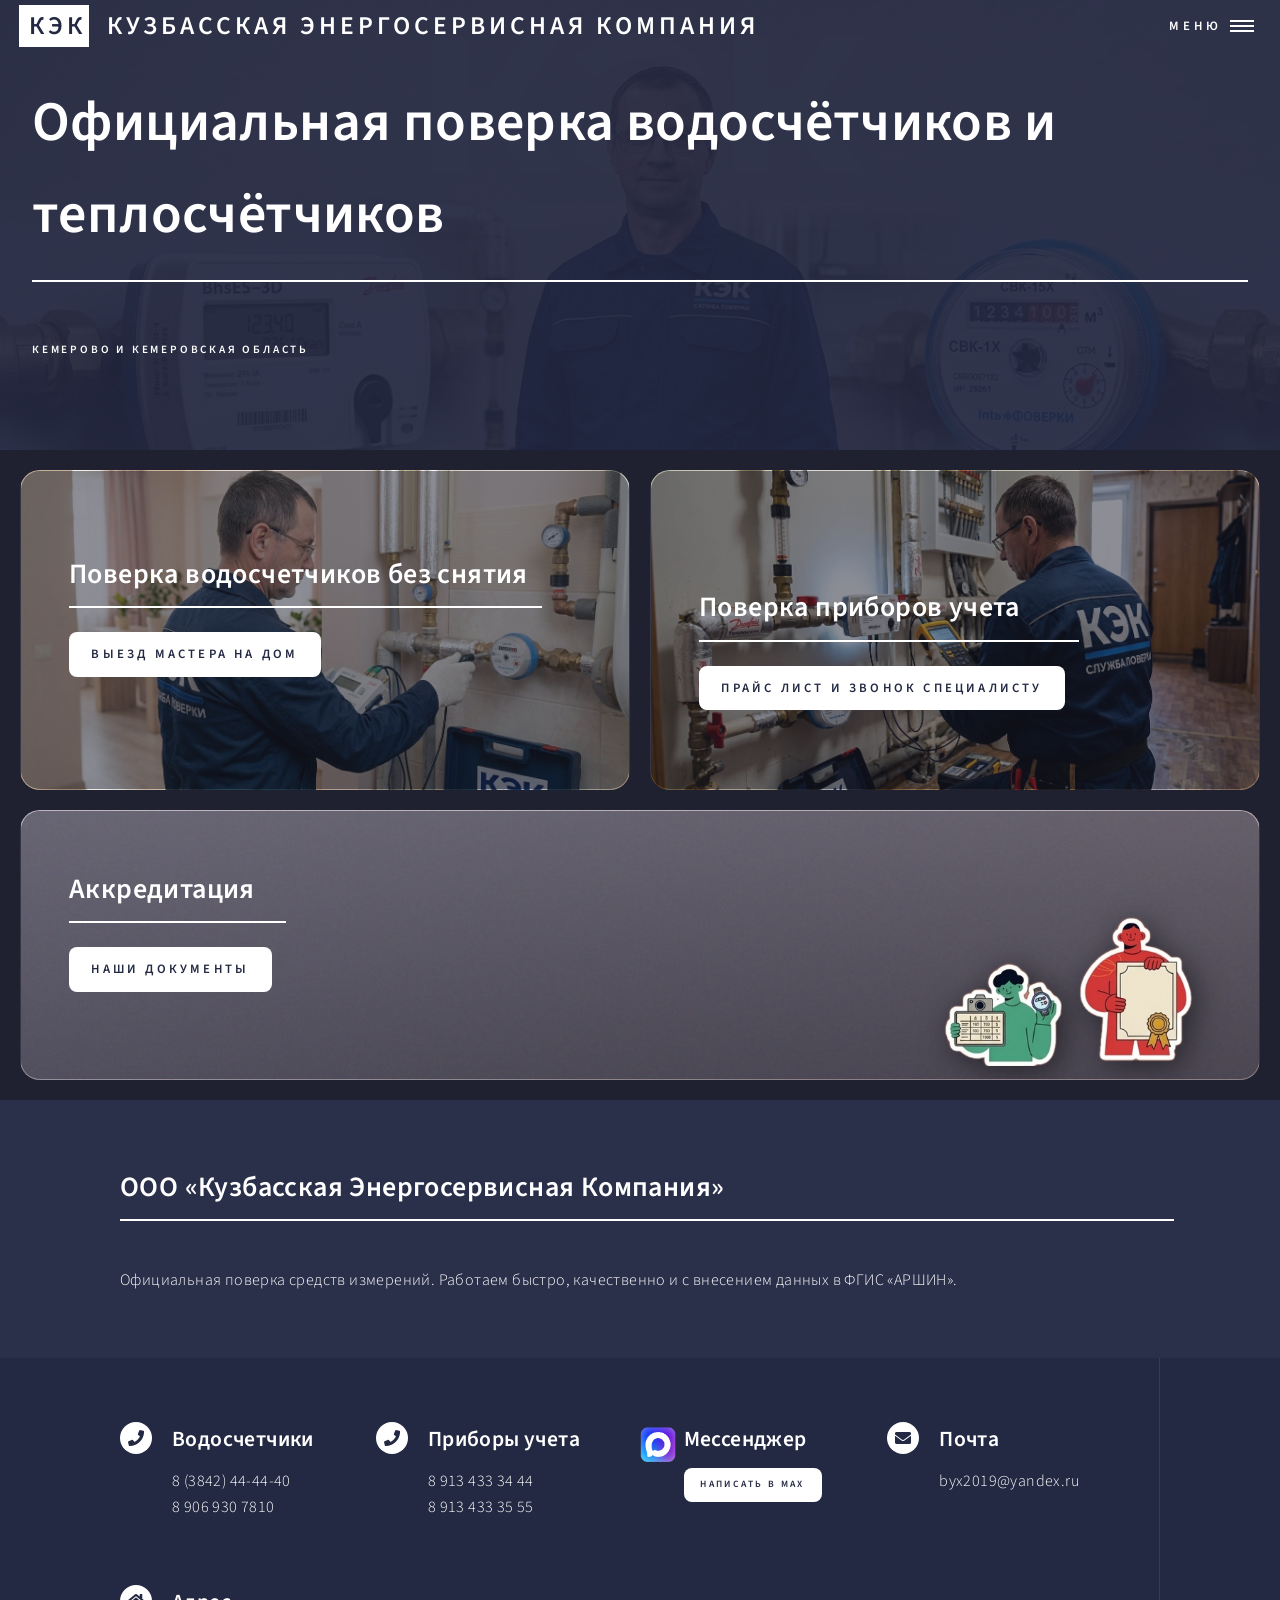
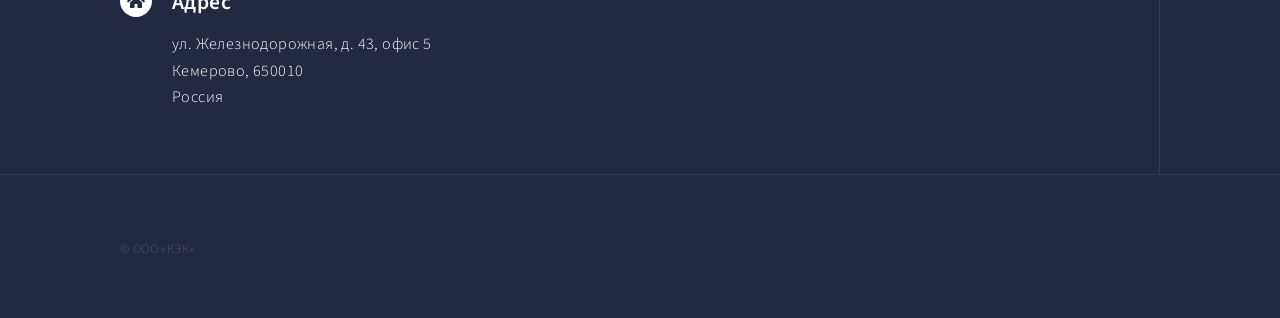
<file: index.html>
<!DOCTYPE HTML>
<html>
<head>
    <title>ПОВЕРКА СЧЕТЧИКОВ КЕМЕРОВО</title>
    <meta charset="utf-8" />
    <meta name="viewport" content="width=device-width, initial-scale=1, user-scalable=no" />
    <link rel="icon" href="favicon.png" type="image/png">
    <link rel="stylesheet" href="assets/css/main.css" />
    <noscript><link rel="stylesheet" href="assets/css/noscript.css" /></noscript>
    
    <style>
        
        #header .logo span { 
            font-size: clamp(1rem, 2.5vw, 1.6rem); 
            white-space: nowrap;
            display: inline-block;
        }
        #header .logo strong { font-size: clamp(1rem, 3vw, 1.6rem); }
        #header .logo {
            display: flex !important;
            align-items: center;
            gap: 10px; /*  КЭК  */
        }
        
        #banner .inner {
            max-width: 100% !important; 
            width: 95%;                
            text-align: left;          
        }

        #banner header.major, 
        #banner .content {
            width: 100% !important;
            max-width: none !important;
        }
        
        .tiles {
            display: flex;
            flex-wrap: wrap;
            gap: 20px;
            padding: 20px;
            background-color: rgba(20, 20, 25, 0.5);
        }

        .tiles article {
            width: calc(50% - 10px) !important;
            margin-bottom: 0 !important;
            border-radius: 20px !important;
            overflow: hidden;
            border: 1px solid rgba(255, 255, 255, 0.1);
        }

        .tiles article:hover {
            transform: scale(1.02);
            transition: transform 0.3s ease;
        }

        .tiles article:last-child {
            width: 100% !important;
        }

        /* Адапт */
        .sticker-img {
            width: clamp(60px, 15vw, 120px) !important;
            height: auto !important;
        }

        @media screen and (max-width: 480px) {
            .tiles { padding: 10px; gap: 10px; }
            .tiles article { width: 100% !important; }
            
            .sticker-anim { opacity: 0; transform: scale(0.8); transition: 0.3s; }
            .tiles article:active .sticker-anim { opacity: 1; transform: scale(1); }
            
            #header .logo span { display: block; line-height: 1.2; padding-top: 0.2em; white-space: normal; font-size: 0.9em; }
        }

        #two header.major h2 { display: inline-block; vertical-align: middle; }
        #two header.major { width: 100%; }

        .button {
            border-radius: 8px !important;
            transition: all 0.3s ease !important;
        }
        .button:hover {
            transform: translateY(-2px);
            box-shadow: 0 5px 15px rgba(0,0,0,0.3);
        }

        #banner {
            min-height: 30vh !important; 
            padding: 2.5em 0 1.5em 0 !important; 
        }


        
        #banner h1 {
            font-size: clamp(1.8rem, 5vw, 3.5rem) !important;
            margin: 0;
        }

        
        #banner .content p {
            font-size: clamp(1.1rem, 2.5vw, 1.8rem);
            line-height: 1.4;
            color: #fff;
        }

        .tiles article:before {
            background-color: rgba(20, 20, 25, 0.4) !important; 
            transition: background-color 0.3s ease;
            z-index: 1;
        }
        .tiles article:hover:before {
            background-color: rgba(20, 20, 25, 0.75) !important;
        }
        
        .tiles article > .link { display: none !important; }
        .tiles article header, .tiles article div { position: relative; z-index: 10; }

        .sticker-anim {
            opacity: 0;
            transform: translateY(30px) scale(0.9);
            transition: all 0.4s cubic-bezier(0.175, 0.885, 0.32, 1.275);
            pointer-events: none;
        }
        .tiles article:hover .sticker-anim {
            opacity: 1;
            transform: translateY(0) scale(1);
        }

        @media screen and (max-width: 480px) {
            #banner { min-height: auto !important; padding: 3em 0 2em 0 !important; }
            #banner .content p { font-size: 1.2em; }
        }
    </style>
    <!-- Yandex.Metrika counter -->
<script type="text/javascript">
    (function(m,e,t,r,i,k,a){
        m[i]=m[i]||function(){(m[i].a=m[i].a||[]).push(arguments)};
        m[i].l=1*new Date();
        for (var j = 0; j < document.scripts.length; j++) {if (document.scripts[j].src === r) { return; }}
        k=e.createElement(t),a=e.getElementsByTagName(t)[0],k.async=1,k.src=r,a.parentNode.insertBefore(k,a)
    })(window, document,'script','https://mc.yandex.ru/metrika/tag.js?id=108975033', 'ym');

    ym(108975033, 'init', {ssr:true, webvisor:true, clickmap:true, ecommerce:"dataLayer", referrer: document.referrer, url: location.href, accurateTrackBounce:true, trackLinks:true});
</script>
<noscript><div><img src="https://mc.yandex.ru/watch/108975033" style="position:absolute; left:-9999px;" alt="" /></div></noscript>
<!-- /Yandex.Metrika counter -->
</head>
<body class="is-preload">
    <div id="wrapper">
        <header id="header" class="alt">
            <a href="index.html" class="logo"><strong>КЭК</strong> <span>Кузбасская Энергосервисная Компания</span></a>
            <nav><a href="#menu">Меню</a></nav>
        </header>

        <nav id="menu">
            <ul class="links">
                <li><a href="index.html">Главная</a></li>
                <li><a href="generic.html">Поверка водосчетчиков</a></li>
                <li><a href="landing.html">Поверка приборов учета</a></li>
                <li><a href="elements.html">Аккредитация</a></li>
                <li><a href="#contact">Связаться</a></li>
            </ul>
        </nav>

        <section id="banner" class="major" style="background-image: linear-gradient(rgba(20, 20, 25, 0.5), rgba(20, 20, 25, 0.5)), url('images/IMG_7038.PNG'); background-size: cover; background-position: 50% 80%; background-repeat: no-repeat;">
            <div class="inner">
                <header class="major" style="display: flex; align-items: center; justify-content: flex-start; gap: 15px;">
                    <h1>Официальная поверка водосчётчиков и теплосчётчиков</h1>
                </header>
                <div class="content">
                    <p>Кемерово и Кемеровская область</p>
                </div>
            </div>
        </section>

        <div id="main">
            <section id="one" class="tiles">
                <article>
                    <span class="image"><img src="images/IMG_7040.jpg" alt="Водосчетчики" /></span>
                    <div style="position: absolute; top: 5%; right: 5%; pointer-events: none; z-index: 10;">
                        <div class="sticker-anim">
                            <img src="images/Group 6.png" alt="Стикер прайс" class="sticker-img" style="filter: drop-shadow(5px 5px 15px rgba(0,0,0,0.4));">
                        </div>
                    </div>
                    <header class="major" style="padding-bottom: 2rem;">
                        <h3 style="margin-bottom: 1.5rem;">Поверка водосчетчиков без снятия</h3>
                        <a href="generic.html" class="button primary">Выезд мастера на дом</a>
                    </header>
                </article>
                
                <article>
                    <span class="image"><img src="images/IMG_7039.jpg" alt="Теплосчетчики" /></span>
                    <div style="position: absolute; top: 30%; left: 5%; transform: translateY(-50%); pointer-events: none; width: 90%; z-index: 10;">
                        <div class="sticker-anim" style="display: flex; align-items: flex-end; justify-content: flex-start; gap: 10px;">
                            <img src="images/Group 5.png" alt="Мастер 1" class="sticker-img" style="filter: drop-shadow(5px 5px 15px rgba(0,0,0,0.4));">
                            <img src="images/Group 4.png" alt="Мастер 2" class="sticker-img" style="filter: drop-shadow(5px 5px 15px rgba(0,0,0,0.4));">
                        </div>
                    </div>
                    <header class="major" style="top: 15%; padding-bottom: 2rem;">
                        <h3 style="margin-bottom: 1.5rem;">Поверка приборов учета</h3>
                        <a href="landing.html" class="button primary">Прайс лист и звонок специалисту</a>
                    </header>
                </article>

                <article style="width: 100%; height: 30vh; min-height: 250px;">
                    <span class="image"><img src="images/pic03.jpg" alt="Документы" /></span>
                    <div style="position: absolute; right: 5%; bottom: 5%; pointer-events: none; display: flex; align-items: flex-end; gap: 15px; z-index: 10;">
                        <img src="images/Group 3.png" alt="Стикер прайс" class="sticker-img" style="filter: drop-shadow(5px 5px 15px rgba(0,0,0,0.5));">
                        <img src="images/Group 2.png" alt="Стикер аккредитация" class="sticker-img" style="filter: drop-shadow(5px 5px 15px rgba(0,0,0,0.5));">
                    </div>
                    <header class="major" style="padding-bottom: 2rem;">
                        <h3 style="margin-bottom: 1.5rem;">Аккредитация</h3>
                        <a href="elements.html" class="button primary">Наши документы</a>
                    </header>
                </article>
            </section>
            <section id="two">
                <div class="inner">
                    <header class="major"><h2>ООО «Кузбасская Энергосервисная Компания»</h2></header>
                    <p>Официальная поверка средств измерений. Работаем быстро, качественно и с внесением данных в ФГИС «АРШИН».</p>
                </div>
            </section>
        </div>

        <section id="contact">
            <div class="inner">
                <section style="width: 100%; display: flex; justify-content: space-between; flex-wrap: wrap; gap: 2rem;">
                    <section style="flex: 1; min-width: 200px;">
                        <div class="contact-method">
                            <span class="icon solid alt fa-phone"></span>
                            <h3>Водосчетчики</h3>
                            <span>8 (3842) 44-44-40<br />8 906 930 7810</span>
                        </div>
                    </section>
                    <section style="flex: 1; min-width: 200px;">
                        <div class="contact-method">
                            <span class="icon solid alt fa-phone"></span>
                            <h3>Приборы учета</h3>
                            <span>8 913 433 34 44<br />8 913 433 35 55</span>
                        </div>
                    </section>
                    <section style="flex: 1; min-width: 200px;">
                        <div class="contact-method">
                            <span class="icon alt" style="display: inline-flex; align-items: center; justify-content: center; padding: 0; background: transparent; border: none; box-shadow: none;">
                                <img src="images/max.png" alt="MAX" style="width: 3.25rem; height: 3.0rem; border-radius: 50%; object-fit: cover;" />
                            </span>
                            <h3>Мессенджер</h3>
                            <a href="https://max.ru/u/f9LHodD0cOKAPBx15FVZjlM2vjiU8stVE76yJv9kDicQuUkltRq8aHY3ylo" class="button primary small" target="_blank">Написать в МАХ</a>
                        </div>
                    </section>
                    <section style="flex: 1; min-width: 200px;">
                        <div class="contact-method">
                            <span class="icon solid alt fa-envelope"></span>
                            <h3>Почта</h3>
                            <span>byx2019@yandex.ru</span>
                        </div>
                    </section>
                    <section style="flex: 1; min-width: 200px;">
                        <div class="contact-method">
                            <span class="icon solid alt fa-home"></span>
                            <h3>Адрес</h3>
                            <span>ул. Железнодорожная, д. 43, офис 5<br />Кемерово, 650010<br />Россия</span>
                        </div>
                    </section>
                </section>
            </div>
        </section>

        <footer id="footer"><div class="inner"><ul class="copyright"><li>&copy; ООО «КЭК»</li></ul></div></footer>
    </div>

    <script src="assets/js/jquery.min.js"></script>
    <script src="assets/js/jquery.scrolly.min.js"></script>
    <script src="assets/js/jquery.scrollex.min.js"></script>
    <script src="assets/js/browser.min.js"></script>
    <script src="assets/js/breakpoints.min.js"></script>
    <script src="assets/js/util.js"></script>
    <script src="assets/js/main.js"></script>
</body>
</html>
</file>
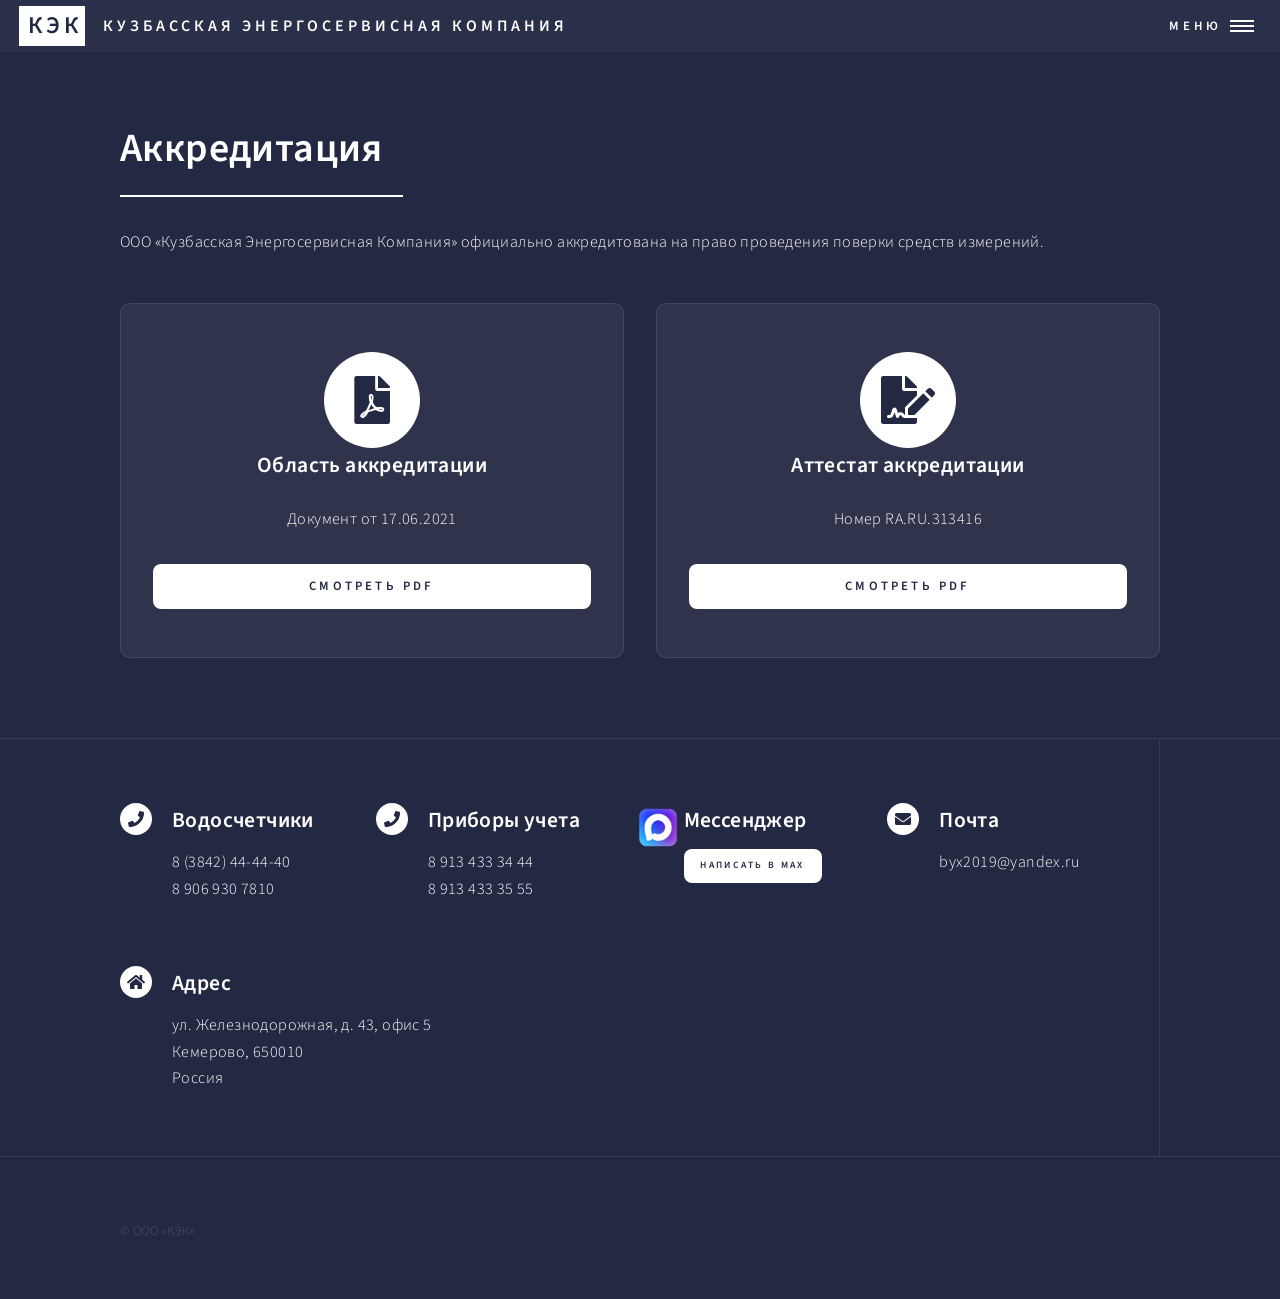
<file: elements.html>
<!DOCTYPE HTML>
<html>
<head>
    <title>Аккредитация - КЭК</title>
    <meta charset="utf-8" />
    <meta name="viewport" content="width=device-width, initial-scale=1, user-scalable=no" />
    <link rel="stylesheet" href="assets/css/main.css" />
    <noscript><link rel="stylesheet" href="assets/css/noscript.css" /></noscript>
    <style>
        
        #header .logo span {
        font-size: clamp(0.7rem, 2vw, 1rem);
        display: inline-block;
    }
    #header .logo strong { font-size: clamp(1rem, 3vw, 1.5rem); }
    #header .logo {
            display: flex !important;
            align-items: center;
            gap: 10px; 
        }

        
        .button {
            border-radius: 8px !important;
            transition: all 0.3s ease !important;
        }
        .button:hover {
            transform: translateY(-2px);
            box-shadow: 0 5px 15px rgba(0,0,0,0.3);
        }

        @media screen and (max-width: 480px) {
            #header .logo span {
                display: block;
                line-height: 1.2;
                padding-top: 0.2em;
                white-space: normal;
                font-size: 0.9em;
            }
        }
    </style>
    <!-- Yandex.Metrika counter -->
<script type="text/javascript">
    (function(m,e,t,r,i,k,a){
        m[i]=m[i]||function(){(m[i].a=m[i].a||[]).push(arguments)};
        m[i].l=1*new Date();
        for (var j = 0; j < document.scripts.length; j++) {if (document.scripts[j].src === r) { return; }}
        k=e.createElement(t),a=e.getElementsByTagName(t)[0],k.async=1,k.src=r,a.parentNode.insertBefore(k,a)
    })(window, document,'script','https://mc.yandex.ru/metrika/tag.js?id=108975033', 'ym');

    ym(108975033, 'init', {ssr:true, webvisor:true, clickmap:true, ecommerce:"dataLayer", referrer: document.referrer, url: location.href, accurateTrackBounce:true, trackLinks:true});
</script>
<noscript><div><img src="https://mc.yandex.ru/watch/108975033" style="position:absolute; left:-9999px;" alt="" /></div></noscript>
<!-- /Yandex.Metrika counter -->
</head>
<body class="is-preload">

    <div id="wrapper">

        <header id="header">
            <a href="index.html" class="logo"><strong>КЭК</strong> <span>Кузбасская Энергосервисная Компания</span></a>
            <nav>
                <a href="#menu">Меню</a>
            </nav>
        </header>

        <nav id="menu">
            <ul class="links">
                <li><a href="index.html">Главная</a></li>
                <li><a href="generic.html">Поверка водосчетчиков</a></li>
                <li><a href="landing.html">Поверка приборов учета</a></li>
                <li><a href="elements.html">Аккредитация</a></li>
                <li><a href="#contact">Связаться</a></li>
            </ul>
        </nav>

        <div id="main" class="alt">
            <section id="one">
                <div class="inner">
                    <header class="major">
                        <h1>Аккредитация</h1>
                    </header>
                    <p>ООО «Кузбасская Энергосервисная Компания» официально аккредитована на право проведения поверки средств измерений.</p>
                    
                    <div style="display: flex; flex-wrap: wrap; gap: 2rem; margin-top: 3rem; margin-bottom: 3rem;">
                        
                        <div style="flex: 1; min-width: 300px; background: rgba(255, 255, 255, 0.05); padding: 3rem 2rem; border-radius: 10px; border: 1px solid rgba(255, 255, 255, 0.1); text-align: center;">
                            <span class="icon solid alt fa-file-pdf" style="font-size: 3rem; margin-bottom: 1rem;"></span>
                            <h3>Область аккредитации</h3>
                            <p>Документ от 17.06.2021</p>
                            <a href="docs/akkred_1.pdf" target="_blank" class="button primary fit">Смотреть PDF</a>
                        </div>

                        <div style="flex: 1; min-width: 300px; background: rgba(255, 255, 255, 0.05); padding: 3rem 2rem; border-radius: 10px; border: 1px solid rgba(255, 255, 255, 0.1); text-align: center;">
                            <span class="icon solid alt fa-file-signature" style="font-size: 3rem; margin-bottom: 1rem;"></span>
                            <h3>Аттестат аккредитации</h3>
                            <p>Номер RA.RU.313416</p>
                            <a href="docs/akkred_2.pdf" target="_blank" class="button primary fit">Смотреть PDF</a>
                        </div>

                    </div>
                </div>
            </section>
        </div>

        <section id="contact">
            <div class="inner">
                <section style="width: 100%; display: flex; justify-content: space-between; flex-wrap: wrap; gap: 2rem;">
                    <section style="flex: 1; min-width: 200px;">
                        <div class="contact-method">
                            <span class="icon solid alt fa-phone"></span>
                            <h3>Водосчетчики</h3>
                            <span>8 (3842) 44-44-40<br />8 906 930 7810</span>
                        </div>
                    </section>
                    <section style="flex: 1; min-width: 200px;">
                        <div class="contact-method">
                            <span class="icon solid alt fa-phone"></span>
                            <h3>Приборы учета</h3>
                            <span>8 913 433 34 44<br />8 913 433 35 55</span>
                        </div>
                    </section>
                    <section style="flex: 1; min-width: 200px;">
                        <div class="contact-method">
                            <span class="icon alt" style="display: inline-flex; align-items: center; justify-content: center; padding: 0; background: transparent; border: none; box-shadow: none;">
                                <img src="images/max.png" alt="MAX" style="width: 3.25rem; height: 3.25rem; border-radius: 50%; object-fit: cover;" />
                            </span>
                            <h3>Мессенджер</h3>
                            <a href="https://max.ru/u/f9LHodD0cOKAPBx15FVZjlM2vjiU8stVE76yJv9kDicQuUkltRq8aHY3ylo" class="button primary small" target="_blank">Написать в МАХ</a>
                        </div>
                    </section>
                    <section style="flex: 1; min-width: 200px;">
                        <div class="contact-method">
                            <span class="icon solid alt fa-envelope"></span>
                            <h3>Почта</h3>
                            <span>byx2019@yandex.ru</span>
                        </div>
                    </section>
                    <section style="flex: 1; min-width: 200px;">
                        <div class="contact-method">
                            <span class="icon solid alt fa-home"></span>
                            <h3>Адрес</h3>
                            <span>ул. Железнодорожная, д. 43, офис 5<br />Кемерово, 650010<br />Россия</span>
                        </div>
                    </section>
                </section>
            </div>
        </section>

        <footer id="footer">
            <div class="inner">
                <ul class="copyright">
                    <li>&copy; ООО «КЭК»</li>
                </ul>
            </div>
        </footer>

    </div>

    <script src="assets/js/jquery.min.js"></script>
    <script src="assets/js/jquery.scrolly.min.js"></script>
    <script src="assets/js/jquery.scrollex.min.js"></script>
    <script src="assets/js/browser.min.js"></script>
    <script src="assets/js/breakpoints.min.js"></script>
    <script src="assets/js/util.js"></script>
    <script src="assets/js/main.js"></script>

</body>
</html>
</file>
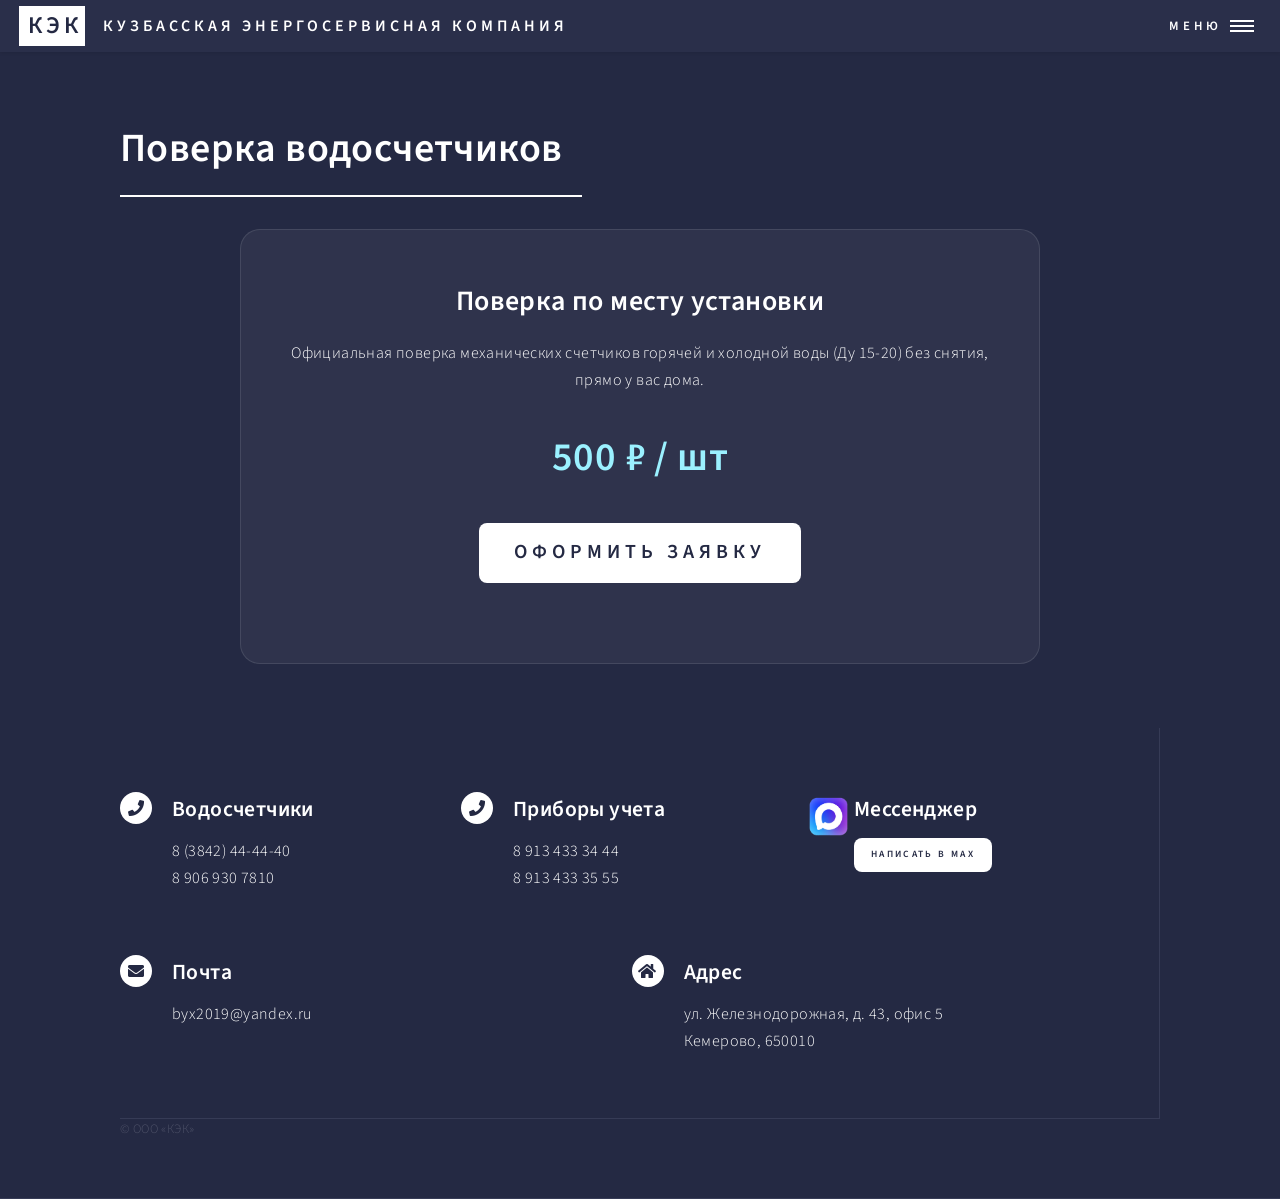
<file: generic.html>
<!DOCTYPE HTML>
<html>
<head>
    <title>Поверка водосчетчиков - КЭК</title>
    <meta charset="utf-8" />
    <meta name="viewport" content="width=device-width, initial-scale=1, user-scalable=no" />
    <link rel="stylesheet" href="assets/css/main.css" />
    <noscript><link rel="stylesheet" href="assets/css/noscript.css" /></noscript>
    <style>
        
        #header .logo span { font-size: clamp(0.7rem, 2vw, 1rem); }
    #header .logo strong { font-size: clamp(1rem, 3vw, 1.5rem); }

    .btn-sticker-container { position: relative; display: inline-block; }
    #header .logo {
            display: flex !important;
            align-items: center;
            gap: 10px; 
        }
    .hover-sticker-btn {
        position: absolute; top: -45px; right: -25px;
        width: clamp(60px, 15vw, 85px); 
        opacity: 0; transition: all 0.3s ease; pointer-events: none;
    }
    .btn-sticker-container:hover .hover-sticker-btn { opacity: 1; transform: translateY(-5px); }
    
    @media screen and (max-width: 736px) {
        .hover-sticker-btn { opacity: 1; top: -35px; } 
    }

        
        .button {
            border-radius: 8px !important;
            transition: all 0.3s ease !important;
        }
        .button:hover {
            transform: translateY(-2px);
            box-shadow: 0 5px 15px rgba(0,0,0,0.3);
        }

        @media screen and (max-width: 480px) {
            #header .logo span {
                display: block;
                line-height: 1.2;
                padding-top: 0.2em;
                white-space: normal;
                font-size: 0.9em;
            }
        }
        
        
        .order-card {
            background: rgba(255, 255, 255, 0.05);
            border-radius: 20px;
            padding: 3rem;
            text-align: center;
            border: 1px solid rgba(255, 255, 255, 0.1);
            max-width: 800px;
            margin: 2rem auto 4rem auto;
            display: block; 
        }
        .order-card h2 { margin-bottom: 1rem; }
        
        
        .modal-overlay {
            display: none;
            position: fixed;
            top: 0; left: 0; width: 100%; height: 100%;
            background: rgba(0,0,0,0.85);
            z-index: 10000;
            justify-content: center;
            align-items: center;
            backdrop-filter: blur(5px);
        }
        .modal-content {
            background: #242943;
            padding: 3rem;
            border-radius: 15px;
            max-width: 500px;
            width: 90%;
            text-align: center;
            position: relative;
            border: 1px solid rgba(255,255,255,0.2);
        }
        .close-modal {
            position: absolute;
            top: 15px; right: 20px;
            font-size: 2rem;
            cursor: pointer;
            color: #fff;
            line-height: 1;
        }
        .close-modal:hover { color: #9bf1ff; }
        .btn-sticker-container {
        position: relative;
        display: inline-block;
    }

    .hover-sticker-btn {
        position: absolute;
        top: -50px;
        right: -30px;
        width: 80px;
        height: auto;
        opacity: 0;
        transform: translateY(10px) rotate(15deg);
        transition: all 0.3s cubic-bezier(0.175, 0.885, 0.32, 1.275);
        pointer-events: none;
        z-index: 10;
    }

    .btn-sticker-container:hover .hover-sticker-btn {
        opacity: 1;
        transform: translateY(0) rotate(-10deg) scale(1.1);
    }
    </style>
    <!-- Yandex.Metrika counter -->
<script type="text/javascript">
    (function(m,e,t,r,i,k,a){
        m[i]=m[i]||function(){(m[i].a=m[i].a||[]).push(arguments)};
        m[i].l=1*new Date();
        for (var j = 0; j < document.scripts.length; j++) {if (document.scripts[j].src === r) { return; }}
        k=e.createElement(t),a=e.getElementsByTagName(t)[0],k.async=1,k.src=r,a.parentNode.insertBefore(k,a)
    })(window, document,'script','https://mc.yandex.ru/metrika/tag.js?id=108975033', 'ym');

    ym(108975033, 'init', {ssr:true, webvisor:true, clickmap:true, ecommerce:"dataLayer", referrer: document.referrer, url: location.href, accurateTrackBounce:true, trackLinks:true});
</script>
<noscript><div><img src="https://mc.yandex.ru/watch/108975033" style="position:absolute; left:-9999px;" alt="" /></div></noscript>
<!-- /Yandex.Metrika counter -->
</head>
<body class="is-preload">

    <div id="wrapper">

        <header id="header">
            <a href="index.html" class="logo"><strong>КЭК</strong> <span>Кузбасская Энергосервисная Компания</span></a>
            <nav><a href="#menu">Меню</a></nav>
        </header>

        <nav id="menu">
            <ul class="links">
                <li><a href="index.html">Главная</a></li>
                <li><a href="generic.html">Поверка водосчетчиков</a></li>
                <li><a href="landing.html">Поверка приборов учета</a></li>
                <li><a href="elements.html">Аккредитация</a></li>
                <li><a href="#contact">Связаться</a></li>
            </ul>
        </nav>

        <div id="main" class="alt">
            <section id="one">
                <div class="inner">
                    <header class="major">
                        <h1>Поверка водосчетчиков</h1>
                    </header>
                    
                    <div class="order-card">
    <h2>Поверка по месту установки</h2>
    <p>Официальная поверка механических счетчиков горячей и холодной воды (Ду 15-20) без снятия, прямо у вас дома.</p>
    <h1 style="color: #9bf1ff; margin: 2rem 0;">500 ₽ / шт</h1>
    <ul class="actions" style="justify-content: center;">
        <li>
            <div class="btn-sticker-container">
                <img src="images/Group 6.png" class="hover-sticker-btn" alt="Стикер">
                <a href="#" id="openModalBtn" class="button primary large">Оформить заявку</a>
            </div>
        </li>
    </ul>
</div>

        <section id="contact">
            <div class="inner">
                <section style="width: 100%; display: flex; justify-content: space-between; flex-wrap: wrap; gap: 2rem;">
                    <section style="flex: 1; min-width: 250px;">
                        <div class="contact-method">
                            <span class="icon solid alt fa-phone"></span>
                            <h3>Водосчетчики</h3>
                            <span>8 (3842) 44-44-40<br />8 906 930 7810</span>
                        </div>
                    </section>
                    <section style="flex: 1; min-width: 250px;">
                        <div class="contact-method">
                            <span class="icon solid alt fa-phone"></span>
                            <h3>Приборы учета</h3>
                            <span>8 913 433 34 44<br />8 913 433 35 55</span>
                        </div>
                    </section>
                    <section style="flex: 1; min-width: 250px;">
                        <div class="contact-method">
                            <span class="icon alt" style="display: inline-flex; align-items: center; justify-content: center; padding: 0; background: transparent; border: none; box-shadow: none;">
                                <img src="images/max.png" alt="MAX" style="width: 3.25rem; height: 3.25rem; border-radius: 50%; object-fit: cover;" />
                            </span>
                            <h3>Мессенджер</h3>
                            <a href="https://max.ru/u/f9LHodD0cOKAPBx15FVZjlM2vjiU8stVE76yJv9kDicQuUkltRq8aHY3ylo" class="button primary small" target="_blank">Написать в МАХ</a>
                        </div>
                    </section>
                    <section style="flex: 1; min-width: 250px;">
                        <div class="contact-method">
                            <span class="icon solid alt fa-envelope"></span>
                            <h3>Почта</h3>
                            <span>byx2019@yandex.ru</span>
                        </div>
                    </section>
                    <section style="flex: 1; min-width: 250px;">
                        <div class="contact-method">
                            <span class="icon solid alt fa-home"></span>
                            <h3>Адрес</h3>
                            <span>ул. Железнодорожная, д. 43, офис 5<br />Кемерово, 650010</span>
                        </div>
                    </section>
                </section>
            </div>
        </section>

        <footer id="footer">
            <div class="inner">
                <ul class="copyright">
                    <li>&copy; ООО «КЭК»</li>
                </ul>
            </div>
        </footer>
    </div>

    <div id="requestModal" class="modal-overlay">
        <div class="modal-content">
            <span class="close-modal" id="closeModalBtn">&times;</span>
            <h3 style="margin-bottom: 2rem;">Оформление заявки</h3>
            
            <h4 style="margin-bottom: 0.5rem; color: #9bf1ff;">Водосчетчики (звонок):</h4>
            <p style="font-size: 1.2rem; font-weight: bold; margin-bottom: 2rem;">
                8 (3842) 44-44-40<br>8 906 930 7810
            </p>
            
            <h4 style="margin-bottom: 1rem; color: #9bf1ff;">Мессенджер:</h4>
            <a href="https://max.ru/u/f9LHodD0cOKAPBx15FVZjlM2vjiU8stVE76yJv9kDicQuUkltRq8aHY3ylo" class="button primary fit" style="margin-bottom: 2rem;" target="_blank">Написать в МАХ</a>
            
            <div style="text-align: left; background: rgba(255,255,255,0.05); padding: 1.5rem; border-radius: 10px;">
                <h4 style="margin-bottom: 0.5rem;">Почта:</h4>
                <p style="margin-bottom: 1rem; font-size: 0.9rem;">byx2019@yandex.ru</p>
                <h4 style="margin-bottom: 0.5rem;">Адрес:</h4>
                <p style="margin-bottom: 0; font-size: 0.9rem;">ул. Железнодорожная, д. 43, офис 5</p>
            </div>
        </div>
    </div>

    <script src="assets/js/jquery.min.js"></script>
    <script src="assets/js/jquery.scrolly.min.js"></script>
    <script src="assets/js/jquery.scrollex.min.js"></script>
    <script src="assets/js/browser.min.js"></script>
    <script src="assets/js/breakpoints.min.js"></script>
    <script src="assets/js/util.js"></script>
    <script src="assets/js/main.js"></script>
    
    <script>
        const modal = document.getElementById('requestModal');
        const openBtn = document.getElementById('openModalBtn');
        const closeBtn = document.getElementById('closeModalBtn');

        openBtn.addEventListener('click', function(e) {
            e.preventDefault();
            modal.style.display = 'flex';
        });

        closeBtn.addEventListener('click', function() {
            modal.style.display = 'none';
        });

        window.addEventListener('click', function(e) {
            if (e.target === modal) {
                modal.style.display = 'none';
            }
        });
    </script>
</body>
</html>
</file>
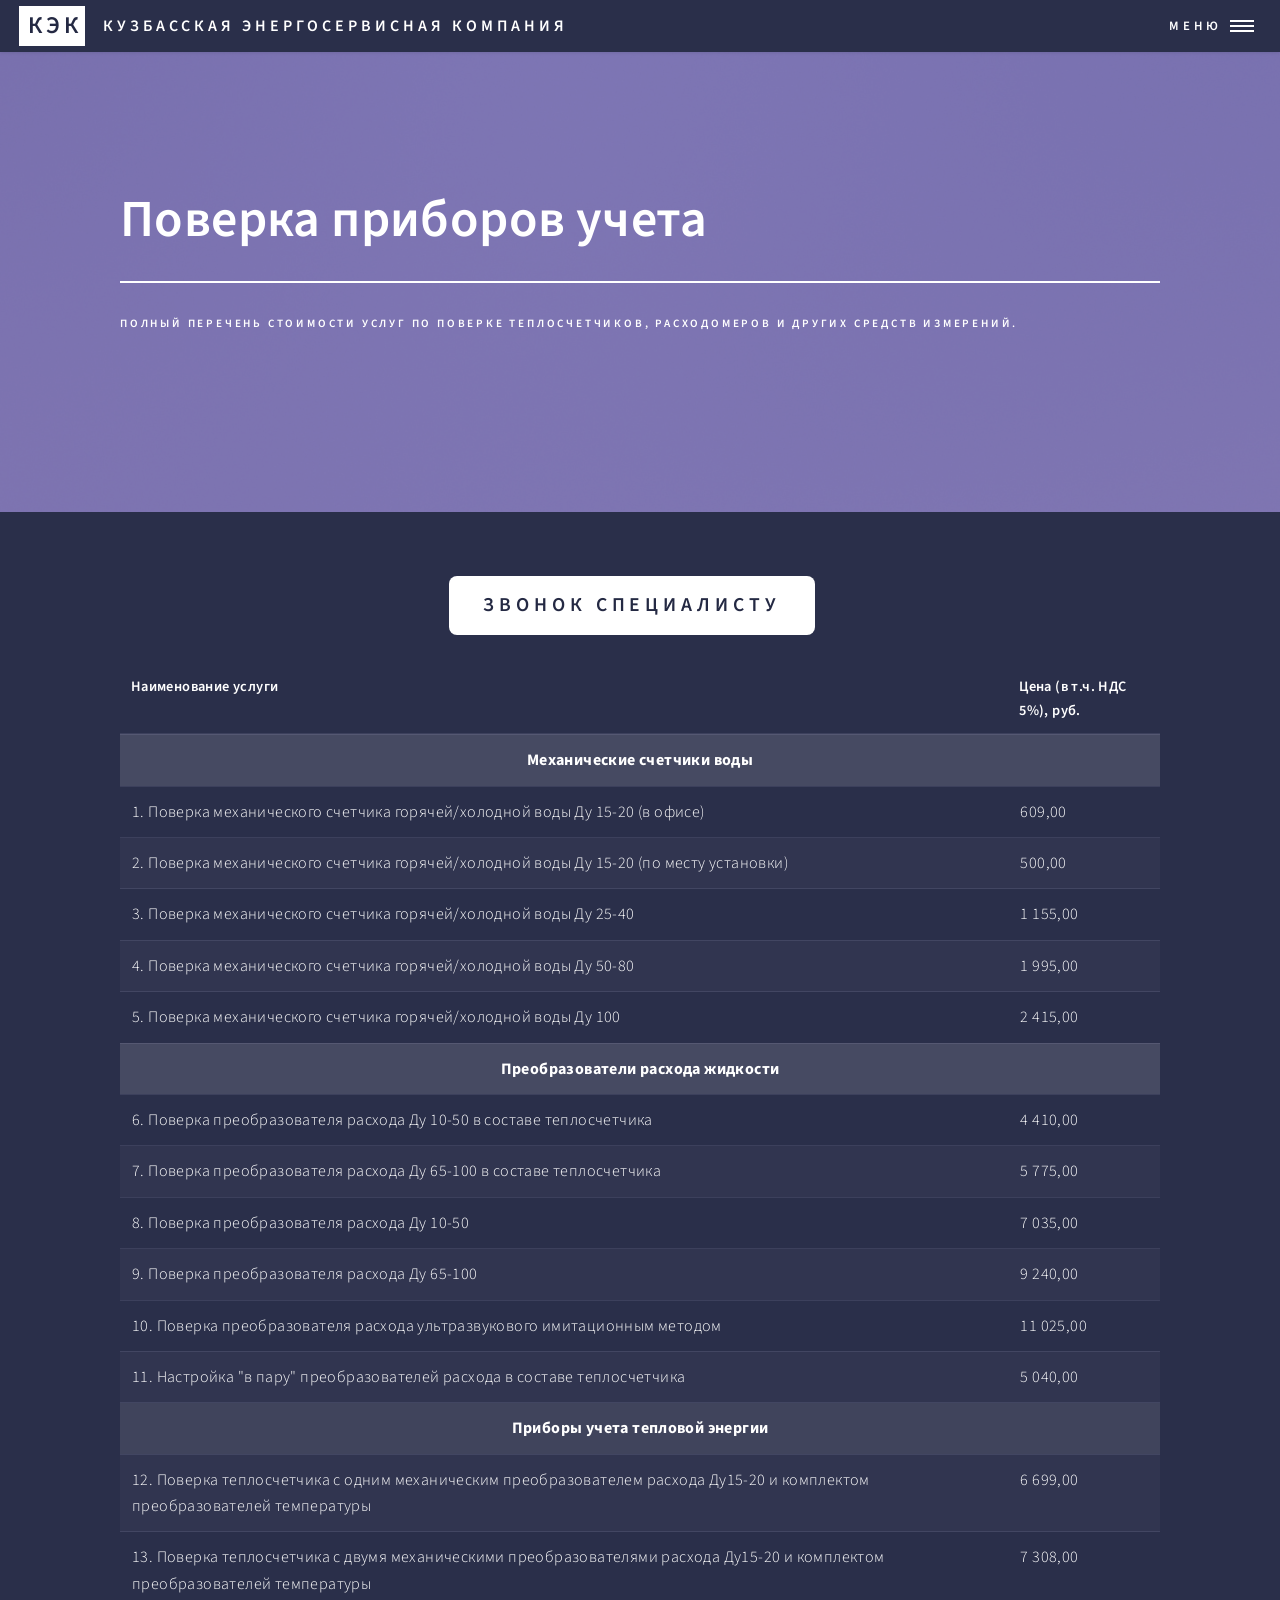
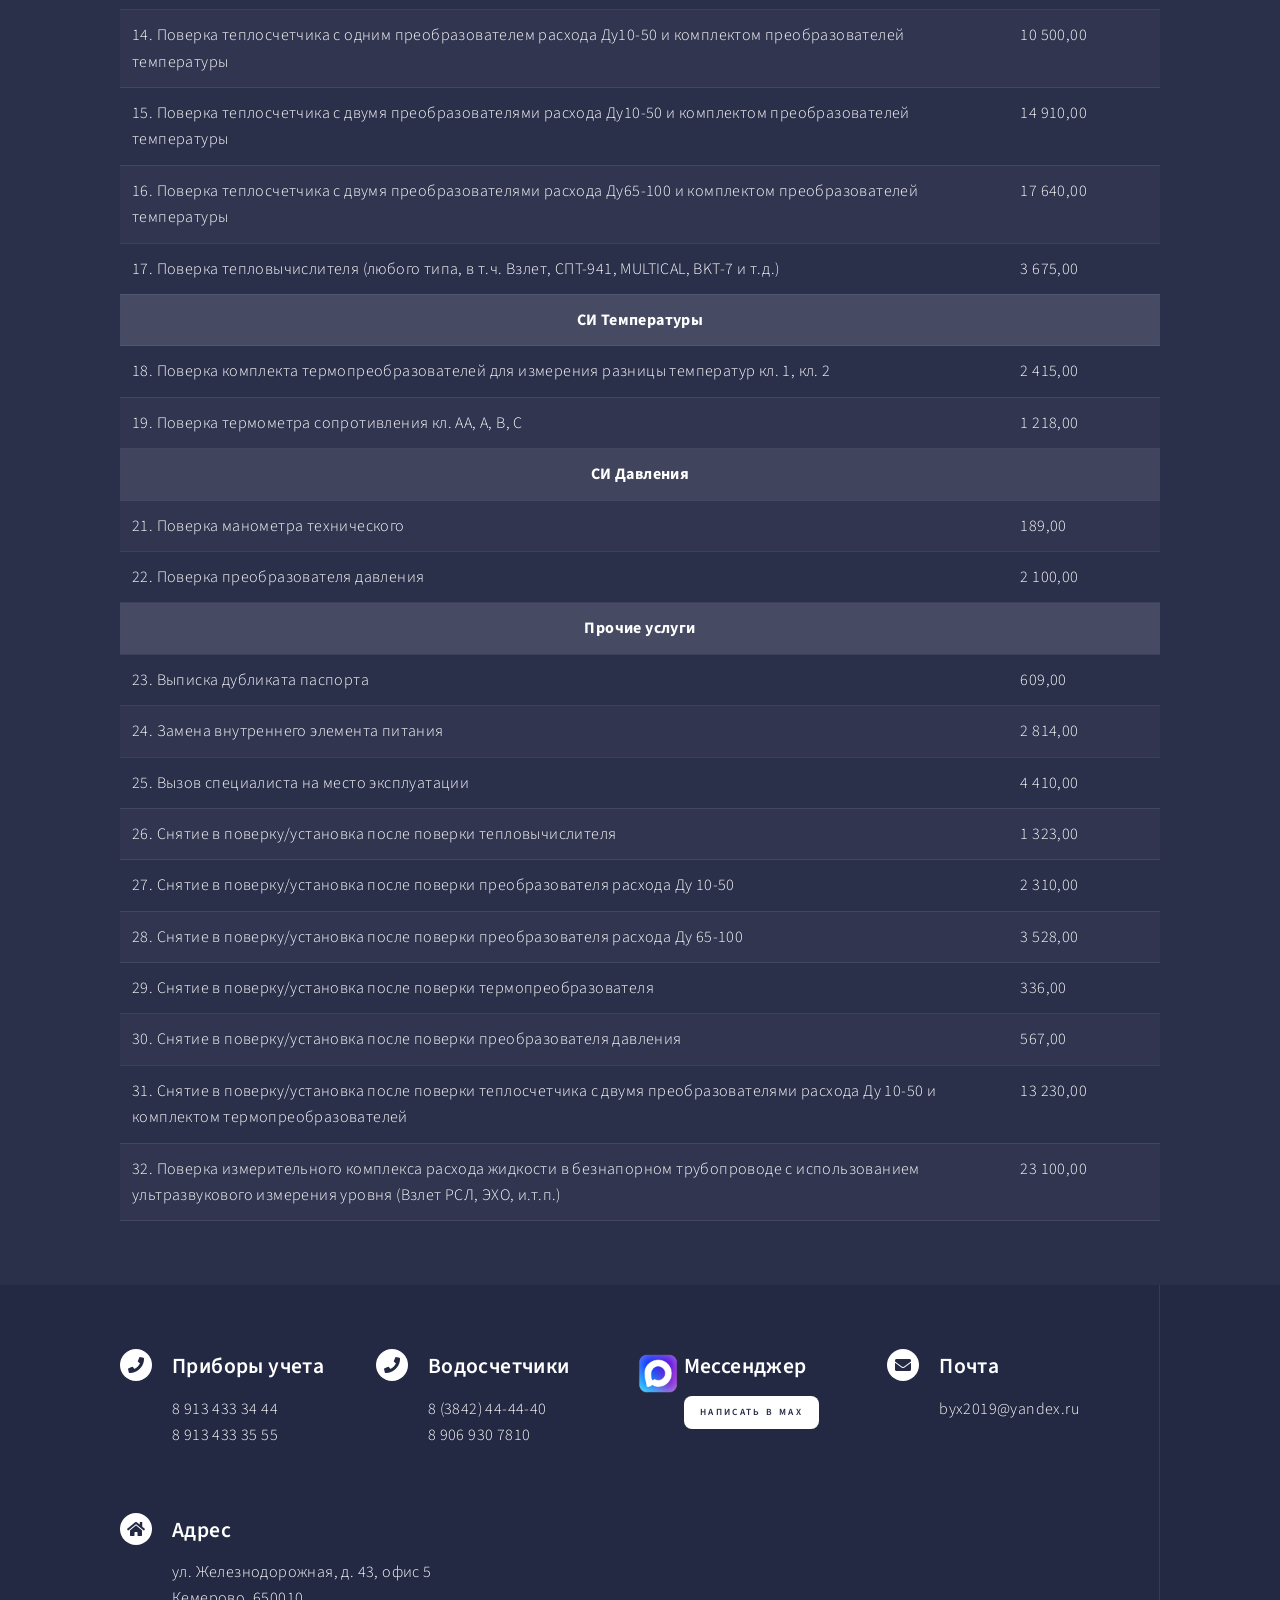
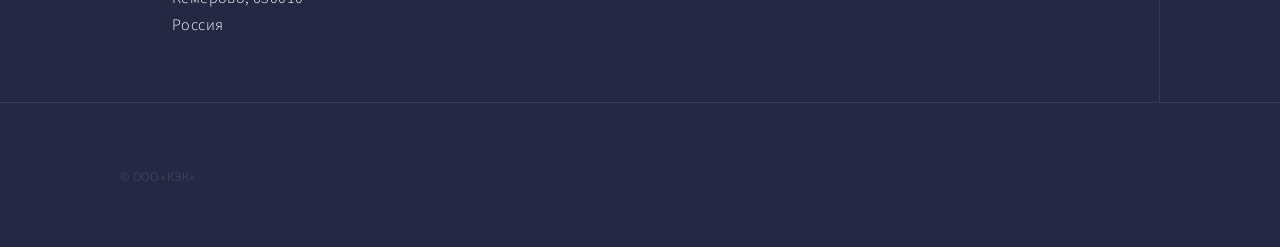
<file: landing.html>
<!DOCTYPE HTML>
<html>
<head>
    <title>Прайс - КЭК</title>
    <meta charset="utf-8" />
    <meta name="viewport" content="width=device-width, initial-scale=1, user-scalable=no" />
    <link rel="stylesheet" href="assets/css/main.css" />
    <noscript><link rel="stylesheet" href="assets/css/noscript.css" /></noscript>
    
    <style>
        .actions.special-center {
        justify-content: center;
        display: flex;
        margin-bottom: 2.5rem;
    }
    #header .logo {
            display: flex !important;
            align-items: center;
            gap: 10px; /* Отступ между КЭК и текстом */
        }

    .btn-sticker-container {
        position: relative;
        display: inline-block;
    }

    .hover-sticker-btn {
        position: absolute;
        top: -55px;
        right: -35px;
        width: 85px;
        height: auto;
        opacity: 0;
        transform: translateY(10px) rotate(10deg);
        transition: all 0.3s cubic-bezier(0.175, 0.885, 0.32, 1.275);
        pointer-events: none;
        z-index: 10;
    }

    .btn-sticker-container:hover .hover-sticker-btn {
        opacity: 1;
        transform: translateY(0) rotate(-5deg) scale(1.1);
    }
        /* Увеличение логотипа */
        #header .logo span { font-size: clamp(0.7rem, 2vw, 1rem); }
    #header .logo strong { font-size: clamp(1rem, 3vw, 1.5rem); }

    .actions.special-center {
        justify-content: center;
        display: flex;
        width: 100%;
    }
    .btn-sticker-container { position: relative; }
    .hover-sticker-btn {
        position: absolute; top: -50px; right: -30px;
        width: clamp(65px, 18vw, 90px);
        opacity: 0; transition: 0.3s;
    }
    .btn-sticker-container:hover .hover-sticker-btn { opacity: 1; }

    @media screen and (max-width: 736px) {
        .hover-sticker-btn { opacity: 1; top: -40px; }
    }

        /* Скругление и стиль кнопок */
        .button {
            border-radius: 8px !important;
            transition: all 0.3s ease !important;
        }
        .button:hover {
            transform: translateY(-2px);
            box-shadow: 0 5px 15px rgba(0,0,0,0.3);
        }

        /* Уменьшение высоты баннера */
        #banner {
            min-height: 35vh !important;
            padding: 4em 0 2em 0 !important;
        }

        @media screen and (max-width: 480px) {
            #header .logo span {
                display: block;
                line-height: 1.2;
                padding-top: 0.2em;
                white-space: normal;
                font-size: 0.9em;
            }
            #banner {
                min-height: auto !important;
                padding: 3em 0 2em 0 !important;
            }
            table td:last-child {
                white-space: nowrap; 
                font-size: 0.9em; 
            }
        }

        /* Стили для модального окна */
        .modal-overlay {
            display: none;
            position: fixed;
            top: 0; left: 0; width: 100%; height: 100%;
            background: rgba(0,0,0,0.8);
            z-index: 10000;
            justify-content: center;
            align-items: center;
        }
        .modal-content {
            background: #242943;
            padding: 3rem;
            border-radius: 15px;
            max-width: 500px;
            width: 90%;
            text-align: center;
            position: relative;
            border: 1px solid rgba(255,255,255,0.2);
        }
        .close-modal {
            position: absolute;
            top: 15px; right: 20px;
            font-size: 2rem;
            cursor: pointer;
            color: #fff;
            transition: color 0.2s;
        }
        .close-modal:hover {
            color: #9bf1ff;
        }
    </style>
    <!-- Yandex.Metrika counter -->
<script type="text/javascript">
    (function(m,e,t,r,i,k,a){
        m[i]=m[i]||function(){(m[i].a=m[i].a||[]).push(arguments)};
        m[i].l=1*new Date();
        for (var j = 0; j < document.scripts.length; j++) {if (document.scripts[j].src === r) { return; }}
        k=e.createElement(t),a=e.getElementsByTagName(t)[0],k.async=1,k.src=r,a.parentNode.insertBefore(k,a)
    })(window, document,'script','https://mc.yandex.ru/metrika/tag.js?id=108975033', 'ym');

    ym(108975033, 'init', {ssr:true, webvisor:true, clickmap:true, ecommerce:"dataLayer", referrer: document.referrer, url: location.href, accurateTrackBounce:true, trackLinks:true});
</script>
<noscript><div><img src="https://mc.yandex.ru/watch/108975033" style="position:absolute; left:-9999px;" alt="" /></div></noscript>
<!-- /Yandex.Metrika counter -->
</head>
<body class="is-preload">

    <div id="wrapper">

        <header id="header">
            <a href="index.html" class="logo"><strong>КЭК</strong> <span>Кузбасская Энергосервисная Компания</span></a>
            <nav>
                <a href="#menu">Меню</a>
            </nav>
        </header>

        <nav id="menu">
            <ul class="links">
                <li><a href="index.html">Главная</a></li>
                <li><a href="generic.html">Поверка водосчетчиков</a></li>
                <li><a href="landing.html">Поверка приборов учета</a></li>
                <li><a href="elements.html">Аккредитация</a></li>
                <li><a href="#contact">Связаться</a></li>
            </ul>
        </nav>

        <section id="banner" class="style2">
            <div class="inner">
                <header class="major">
                    <h1>Поверка приборов учета</h1>
                </header>
                <div class="content">
                    <p>Полный перечень стоимости услуг по поверке теплосчетчиков, расходомеров и других средств измерений.</p>
                </div>
            </div>
        </section>

        <div id="main">
    <section id="one">
        <div class="inner">
            <ul class="actions special-center">
                <li>
                    <div class="btn-sticker-container">
                        <img src="images/Group 5.png" class="hover-sticker-btn" alt="Стикер">
                        <a href="#" id="openModalBtn" class="button primary large">Звонок специалисту</a>
                    </div>
                </li>
            </ul>

                    <div class="table-wrapper">
                        <table>
                            <thead>
                                <tr>
                                    <th>Наименование услуги</th>
                                    <th>Цена (в т.ч. НДС 5%), руб.</th>
                                </tr>
                            </thead>
                            <tbody>
                                <tr>
                                    <td colspan="2" style="background: rgba(255,255,255,0.1); font-weight: bold; text-align: center;">Механические счетчики воды</td>
                                </tr>
                                <tr>
                                    <td>1. Поверка механического счетчика горячей/холодной воды Ду 15-20 (в офисе)</td>
                                    <td>609,00</td>
                                </tr>
                                <tr>
                                    <td>2. Поверка механического счетчика горячей/холодной воды Ду 15-20 (по месту установки)</td>
                                    <td>500,00</td>
                                </tr>
                                <tr>
                                    <td>3. Поверка механического счетчика горячей/холодной воды Ду 25-40</td>
                                    <td>1 155,00</td>
                                </tr>
                                <tr>
                                    <td>4. Поверка механического счетчика горячей/холодной воды Ду 50-80</td>
                                    <td>1 995,00</td>
                                </tr>
                                <tr>
                                    <td>5. Поверка механического счетчика горячей/холодной воды Ду 100</td>
                                    <td>2 415,00</td>
                                </tr>
                                
                                <tr>
                                    <td colspan="2" style="background: rgba(255,255,255,0.1); font-weight: bold; text-align: center;">Преобразователи расхода жидкости</td>
                                </tr>
                                <tr>
                                    <td>6. Поверка преобразователя расхода Ду 10-50 в составе теплосчетчика</td>
                                    <td>4 410,00</td>
                                </tr>
                                <tr>
                                    <td>7. Поверка преобразователя расхода Ду 65-100 в составе теплосчетчика</td>
                                    <td>5 775,00</td>
                                </tr>
                                <tr>
                                    <td>8. Поверка преобразователя расхода Ду 10-50</td>
                                    <td>7 035,00</td>
                                </tr>
                                <tr>
                                    <td>9. Поверка преобразователя расхода Ду 65-100</td>
                                    <td>9 240,00</td>
                                </tr>
                                <tr>
                                    <td>10. Поверка преобразователя расхода ультразвукового имитационным методом</td>
                                    <td>11 025,00</td>
                                </tr>
                                <tr>
                                    <td>11. Настройка "в пару" преобразователей расхода в составе теплосчетчика</td>
                                    <td>5 040,00</td>
                                </tr>

                                <tr>
                                    <td colspan="2" style="background: rgba(255,255,255,0.1); font-weight: bold; text-align: center;">Приборы учета тепловой энергии</td>
                                </tr>
                                <tr>
                                    <td>12. Поверка теплосчетчика с одним механическим преобразователем расхода Ду15-20 и комплектом преобразователей температуры</td>
                                    <td>6 699,00</td>
                                </tr>
                                <tr>
                                    <td>13. Поверка теплосчетчика с двумя механическими преобразователями расхода Ду15-20 и комплектом преобразователей температуры</td>
                                    <td>7 308,00</td>
                                </tr>
                                <tr>
                                    <td>14. Поверка теплосчетчика с одним преобразователем расхода Ду10-50 и комплектом преобразователей температуры</td>
                                    <td>10 500,00</td>
                                </tr>
                                <tr>
                                    <td>15. Поверка теплосчетчика с двумя преобразователями расхода Ду10-50 и комплектом преобразователей температуры</td>
                                    <td>14 910,00</td>
                                </tr>
                                <tr>
                                    <td>16. Поверка теплосчетчика с двумя преобразователями расхода Ду65-100 и комплектом преобразователей температуры</td>
                                    <td>17 640,00</td>
                                </tr>
                                <tr>
                                    <td>17. Поверка тепловычислителя (любого типа, в т.ч. Взлет, СПТ-941, MULTICAL, BKТ-7 и т.д.)</td>
                                    <td>3 675,00</td>
                                </tr>

                                <tr>
                                    <td colspan="2" style="background: rgba(255,255,255,0.1); font-weight: bold; text-align: center;">СИ Температуры</td>
                                </tr>
                                <tr>
                                    <td>18. Поверка комплекта термопреобразователей для измерения разницы температур кл. 1, кл. 2</td>
                                    <td>2 415,00</td>
                                </tr>
                                <tr>
                                    <td>19. Поверка термометра сопротивления кл. АА, А, В, С</td>
                                    <td>1 218,00</td>
                                </tr>

                                <tr>
                                    <td colspan="2" style="background: rgba(255,255,255,0.1); font-weight: bold; text-align: center;">СИ Давления</td>
                                </tr>
                                <tr>
                                    <td>21. Поверка манометра технического</td>
                                    <td>189,00</td>
                                </tr>
                                <tr>
                                    <td>22. Поверка преобразователя давления</td>
                                    <td>2 100,00</td>
                                </tr>

                                <tr>
                                    <td colspan="2" style="background: rgba(255,255,255,0.1); font-weight: bold; text-align: center;">Прочие услуги</td>
                                </tr>
                                <tr>
                                    <td>23. Выписка дубликата паспорта</td>
                                    <td>609,00</td>
                                </tr>
                                <tr>
                                    <td>24. Замена внутреннего элемента питания</td>
                                    <td>2 814,00</td>
                                </tr>
                                <tr>
                                    <td>25. Вызов специалиста на место эксплуатации</td>
                                    <td>4 410,00</td>
                                </tr>
                                <tr>
                                    <td>26. Снятие в поверку/установка после поверки тепловычислителя</td>
                                    <td>1 323,00</td>
                                </tr>
                                <tr>
                                    <td>27. Снятие в поверку/установка после поверки преобразователя расхода Ду 10-50</td>
                                    <td>2 310,00</td>
                                </tr>
                                <tr>
                                    <td>28. Снятие в поверку/установка после поверки преобразователя расхода Ду 65-100</td>
                                    <td>3 528,00</td>
                                </tr>
                                <tr>
                                    <td>29. Снятие в поверку/установка после поверки термопреобразователя</td>
                                    <td>336,00</td>
                                </tr>
                                <tr>
                                    <td>30. Снятие в поверку/установка после поверки преобразователя давления</td>
                                    <td>567,00</td>
                                </tr>
                                <tr>
                                    <td>31. Снятие в поверку/установка после поверки теплосчетчика с двумя преобразователями расхода Ду 10-50 и комплектом термопреобразователей</td>
                                    <td>13 230,00</td>
                                </tr>
                                <tr>
                                    <td>32. Поверка измерительного комплекса расхода жидкости в безнапорном трубопроводе с использованием ультразвукового измерения уровня (Взлет РСЛ, ЭХО, и.т.п.)</td>
                                    <td>23 100,00</td>
                                </tr>
                            </tbody>
                        </table>
                    </div>
                </div>
            </section>
        </div>

        <section id="contact">
            <div class="inner">
                <section style="width: 100%; display: flex; justify-content: space-between; flex-wrap: wrap; gap: 2rem;">
                    <section style="flex: 1; min-width: 200px;">
                        <div class="contact-method">
                            <span class="icon solid alt fa-phone"></span>
                            <h3>Приборы учета</h3>
                            <span>8 913 433 34 44<br />8 913 433 35 55</span>
                        </div>
                    </section>
                    <section style="flex: 1; min-width: 200px;">
                        <div class="contact-method">
                            <span class="icon solid alt fa-phone"></span>
                            <h3>Водосчетчики</h3>
                            <span>8 (3842) 44-44-40<br />8 906 930 7810</span>
                        </div>
                    </section>
                    <section style="flex: 1; min-width: 200px;">
                        <div class="contact-method">
                            <span class="icon alt" style="display: inline-flex; align-items: center; justify-content: center; padding: 0; background: transparent; border: none; box-shadow: none;">
                                <img src="images/max.png" alt="MAX" style="width: 3.25rem; height: 3.25rem; border-radius: 50%; object-fit: cover;" />
                            </span>
                            <h3>Мессенджер</h3>
                            <a href="https://max.ru/u/f9LHodD0cOKAPBx15FVZjlM2vjiU8stVE76yJv9kDicQuUkltRq8aHY3ylo" class="button primary small" target="_blank">Написать в МАХ</a>
                        </div>
                    </section>
                    <section style="flex: 1; min-width: 200px;">
                        <div class="contact-method">
                            <span class="icon solid alt fa-envelope"></span>
                            <h3>Почта</h3>
                            <span>byx2019@yandex.ru</span>
                        </div>
                    </section>
                    <section style="flex: 1; min-width: 200px;">
                        <div class="contact-method">
                            <span class="icon solid alt fa-home"></span>
                            <h3>Адрес</h3>
                            <span>ул. Железнодорожная, д. 43, офис 5<br />Кемерово, 650010<br />Россия</span>
                        </div>
                    </section>
                </section>
            </div>
        </section>

        <footer id="footer">
            <div class="inner">
                <ul class="copyright">
                    <li>&copy; ООО «КЭК»</li>
                </ul>
            </div>
        </footer>

    </div>

    <div id="requestModal" class="modal-overlay">
        <div class="modal-content">
            <span class="close-modal" id="closeModalBtn">&times;</span>
            <h3 style="margin-bottom: 2rem;">Оформление заявки</h3>
            
            <h4 style="margin-bottom: 0.5rem; color: #9bf1ff;">Приборы учета (звонок):</h4>
            <p style="font-size: 1.2rem; font-weight: bold; margin-bottom: 2rem;">
                8 913 433 34 44<br>
                8 913 433 35 55
            </p>
            
            <h4 style="margin-bottom: 1rem; color: #9bf1ff;">Мессенджер:</h4>
            <a href="https://max.ru/u/f9LHodD0cOKAPBx15FVZjlM2vjiU8stVE76yJv9kDicQuUkltRq8aHY3ylo" class="button primary fit" style="margin-bottom: 2rem;" target="_blank">Написать в МАХ</a>
            
            <div style="text-align: left; background: rgba(255,255,255,0.05); padding: 1.5rem; border-radius: 10px;">
                <h4 style="margin-bottom: 0.5rem;">Почта:</h4>
                <p style="margin-bottom: 1rem; font-size: 0.9rem;">byx2019@yandex.ru</p>
                
                <h4 style="margin-bottom: 0.5rem;">Адрес:</h4>
                <p style="margin-bottom: 0; font-size: 0.9rem;">ул. Железнодорожная, д. 43, офис 5</p>
            </div>
        </div>
    </div>

    <script src="assets/js/jquery.min.js"></script>
    <script src="assets/js/jquery.scrolly.min.js"></script>
    <script src="assets/js/jquery.scrollex.min.js"></script>
    <script src="assets/js/browser.min.js"></script>
    <script src="assets/js/breakpoints.min.js"></script>
    <script src="assets/js/util.js"></script>
    <script src="assets/js/main.js"></script>

    <script>
        const modal = document.getElementById('requestModal');
        const openBtn = document.getElementById('openModalBtn');
        const closeBtn = document.getElementById('closeModalBtn');

        openBtn.addEventListener('click', function(e) {
            e.preventDefault();
            modal.style.display = 'flex';
        });

        closeBtn.addEventListener('click', function() {
            modal.style.display = 'none';
        });

        window.addEventListener('click', function(e) {
            if (e.target === modal) {
                modal.style.display = 'none';
            }
        });
    </script>
</body>
</html>
</file>
<file: assets/css/noscript.css>
/*
	Forty by HTML5 UP
	html5up.net | @ajlkn
	Free for personal and commercial use under the CCA 3.0 license (html5up.net/license)
*/

/* Banner */

	body.is-preload #banner:after {
		opacity: 0.85;
	}

	body.is-preload #banner > .inner {
		-moz-filter: none;
		-webkit-filter: none;
		-ms-filter: none;
		filter: none;
		-moz-transform: none;
		-webkit-transform: none;
		-ms-transform: none;
		transform: none;
		opacity: 1;
	}
</file>
<file: assets/css/main.css>
@import url(fontawesome-all.min.css);
@import url("https://fonts.googleapis.com/css?family=Source+Sans+Pro:300,300italic,600,600italic");

/*
	Forty by HTML5 UP
	html5up.net | @ajlkn
	Free for personal and commercial use under the CCA 3.0 license (html5up.net/license)
*/

html, body, div, span, applet, object,
iframe, h1, h2, h3, h4, h5, h6, p, blockquote,
pre, a, abbr, acronym, address, big, cite,
code, del, dfn, em, img, ins, kbd, q, s, samp,
small, strike, strong, sub, sup, tt, var, b,
u, i, center, dl, dt, dd, ol, ul, li, fieldset,
form, label, legend, table, caption, tbody,
tfoot, thead, tr, th, td, article, aside,
canvas, details, embed, figure, figcaption,
footer, header, hgroup, menu, nav, output, ruby,
section, summary, time, mark, audio, video {
	margin: 0;
	padding: 0;
	border: 0;
	font-size: 100%;
	font: inherit;
	vertical-align: baseline;}

article, aside, details, figcaption, figure,
footer, header, hgroup, menu, nav, section {
	display: block;}

body {
	line-height: 1;
}

ol, ul {
	list-style: none;
}

blockquote, q {
	quotes: none;
}

	blockquote:before, blockquote:after, q:before, q:after {
		content: '';
		content: none;
	}

table {
	border-collapse: collapse;
	border-spacing: 0;
}

body {
	-webkit-text-size-adjust: none;
}

mark {
	background-color: transparent;
	color: inherit;
}

input::-moz-focus-inner {
	border: 0;
	padding: 0;
}

input, select, textarea {
	-moz-appearance: none;
	-webkit-appearance: none;
	-ms-appearance: none;
	appearance: none;
}

/* Basic */

	@-ms-viewport {
		width: device-width;
	}

	body {
		-ms-overflow-style: scrollbar;
	}

	@media screen and (max-width: 480px) {

		html, body {
			min-width: 320px;
		}

	}

	html {
		box-sizing: border-box;
	}

	*, *:before, *:after {
		box-sizing: inherit;
	}

	body {
		background: #242943;
	}

		body.is-preload *, body.is-preload *:before, body.is-preload *:after {
			-moz-animation: none !important;
			-webkit-animation: none !important;
			-ms-animation: none !important;
			animation: none !important;
			-moz-transition: none !important;
			-webkit-transition: none !important;
			-ms-transition: none !important;
			transition: none !important;
		}

/* Type */

	body, input, select, textarea {
		color: #ffffff;
		font-family: "Source Sans Pro", Helvetica, sans-serif;
		font-size: 17pt;
		font-weight: 300;
		letter-spacing: 0.025em;
		line-height: 1.65;
	}

		@media screen and (max-width: 1680px) {

			body, input, select, textarea {
				font-size: 14pt;
			}

		}

		@media screen and (max-width: 1280px) {

			body, input, select, textarea {
				font-size: 12pt;
			}

		}

		@media screen and (max-width: 360px) {

			body, input, select, textarea {
				font-size: 11pt;
			}

		}

	a {
		-moz-transition: color 0.2s ease-in-out, border-bottom-color 0.2s ease-in-out;
		-webkit-transition: color 0.2s ease-in-out, border-bottom-color 0.2s ease-in-out;
		-ms-transition: color 0.2s ease-in-out, border-bottom-color 0.2s ease-in-out;
		transition: color 0.2s ease-in-out, border-bottom-color 0.2s ease-in-out;
		border-bottom: dotted 1px;
		color: inherit;
		text-decoration: none;
	}

		a:hover {
			border-bottom-color: transparent;
			color: #9bf1ff !important;
		}

		a:active {
			color: #53e3fb !important;
		}

	strong, b {
		color: #ffffff;
		font-weight: 600;
	}

	em, i {
		font-style: italic;
	}

	p {
		margin: 0 0 2em 0;
	}

	h1, h2, h3, h4, h5, h6 {
		color: #ffffff;
		font-weight: 600;
		line-height: 1.65;
		margin: 0 0 1em 0;
	}

		h1 a, h2 a, h3 a, h4 a, h5 a, h6 a {
			color: inherit;
			border-bottom: 0;
		}

	h1 {
		font-size: 2.5em;
	}

	h2 {
		font-size: 1.75em;
	}

	h3 {
		font-size: 1.35em;
	}

	h4 {
		font-size: 1.1em;
	}

	h5 {
		font-size: 0.9em;
	}

	h6 {
		font-size: 0.7em;
	}

	@media screen and (max-width: 736px) {

		h1 {
			font-size: 2em;
		}

		h2 {
			font-size: 1.5em;
		}

		h3 {
			font-size: 1.25em;
		}

	}

	sub {
		font-size: 0.8em;
		position: relative;
		top: 0.5em;
	}

	sup {
		font-size: 0.8em;
		position: relative;
		top: -0.5em;
	}

	blockquote {
		border-left: solid 4px rgba(212, 212, 255, 0.1);
		font-style: italic;
		margin: 0 0 2em 0;
		padding: 0.5em 0 0.5em 2em;
	}

	code {
		background: rgba(212, 212, 255, 0.035);
		font-family: "Courier New", monospace;
		font-size: 0.9em;
		margin: 0 0.25em;
		padding: 0.25em 0.65em;
	}

	pre {
		-webkit-overflow-scrolling: touch;
		font-family: "Courier New", monospace;
		font-size: 0.9em;
		margin: 0 0 2em 0;
	}

		pre code {
			display: block;
			line-height: 1.75;
			padding: 1em 1.5em;
			overflow-x: auto;
		}

	hr {
		border: 0;
		border-bottom: solid 1px rgba(212, 212, 255, 0.1);
		margin: 2em 0;
	}

		hr.major {
			margin: 3em 0;
		}

	.align-left {
		text-align: left;
	}

	.align-center {
		text-align: center;
	}

	.align-right {
		text-align: right;
	}

/* Row */

	.row {
		display: flex;
		flex-wrap: wrap;
		box-sizing: border-box;
		align-items: stretch;
	}

		.row > * {
			box-sizing: border-box;
		}

		.row.gtr-uniform > * > :last-child {
			margin-bottom: 0;
		}

		.row.aln-left {
			justify-content: flex-start;
		}

		.row.aln-center {
			justify-content: center;
		}

		.row.aln-right {
			justify-content: flex-end;
		}

		.row.aln-top {
			align-items: flex-start;
		}

		.row.aln-middle {
			align-items: center;
		}

		.row.aln-bottom {
			align-items: flex-end;
		}

		.row > .imp {
			order: -1;
		}

		.row > .col-1 {
			width: 8.33333%;
		}

		.row > .off-1 {
			margin-left: 8.33333%;
		}

		.row > .col-2 {
			width: 16.66667%;
		}

		.row > .off-2 {
			margin-left: 16.66667%;
		}

		.row > .col-3 {
			width: 25%;
		}

		.row > .off-3 {
			margin-left: 25%;
		}

		.row > .col-4 {
			width: 33.33333%;
		}

		.row > .off-4 {
			margin-left: 33.33333%;
		}

		.row > .col-5 {
			width: 41.66667%;
		}

		.row > .off-5 {
			margin-left: 41.66667%;
		}

		.row > .col-6 {
			width: 50%;
		}

		.row > .off-6 {
			margin-left: 50%;
		}

		.row > .col-7 {
			width: 58.33333%;
		}

		.row > .off-7 {
			margin-left: 58.33333%;
		}

		.row > .col-8 {
			width: 66.66667%;
		}

		.row > .off-8 {
			margin-left: 66.66667%;
		}

		.row > .col-9 {
			width: 75%;
		}

		.row > .off-9 {
			margin-left: 75%;
		}

		.row > .col-10 {
			width: 83.33333%;
		}

		.row > .off-10 {
			margin-left: 83.33333%;
		}

		.row > .col-11 {
			width: 91.66667%;
		}

		.row > .off-11 {
			margin-left: 91.66667%;
		}

		.row > .col-12 {
			width: 100%;
		}

		.row > .off-12 {
			margin-left: 100%;
		}

		.row.gtr-0 {
			margin-top: 0;
			margin-left: 0em;
		}

			.row.gtr-0 > * {
				padding: 0 0 0 0em;
			}

			.row.gtr-0.gtr-uniform {
				margin-top: 0em;
			}

				.row.gtr-0.gtr-uniform > * {
					padding-top: 0em;
				}

		.row.gtr-25 {
			margin-top: 0;
			margin-left: -0.5em;
		}

			.row.gtr-25 > * {
				padding: 0 0 0 0.5em;
			}

			.row.gtr-25.gtr-uniform {
				margin-top: -0.5em;
			}

				.row.gtr-25.gtr-uniform > * {
					padding-top: 0.5em;
				}

		.row.gtr-50 {
			margin-top: 0;
			margin-left: -1em;
		}

			.row.gtr-50 > * {
				padding: 0 0 0 1em;
			}

			.row.gtr-50.gtr-uniform {
				margin-top: -1em;
			}

				.row.gtr-50.gtr-uniform > * {
					padding-top: 1em;
				}

		.row {
			margin-top: 0;
			margin-left: -2em;
		}

			.row > * {
				padding: 0 0 0 2em;
			}

			.row.gtr-uniform {
				margin-top: -2em;
			}

				.row.gtr-uniform > * {
					padding-top: 2em;
				}

		.row.gtr-150 {
			margin-top: 0;
			margin-left: -3em;
		}

			.row.gtr-150 > * {
				padding: 0 0 0 3em;
			}

			.row.gtr-150.gtr-uniform {
				margin-top: -3em;
			}

				.row.gtr-150.gtr-uniform > * {
					padding-top: 3em;
				}

		.row.gtr-200 {
			margin-top: 0;
			margin-left: -4em;
		}

			.row.gtr-200 > * {
				padding: 0 0 0 4em;
			}

			.row.gtr-200.gtr-uniform {
				margin-top: -4em;
			}

				.row.gtr-200.gtr-uniform > * {
					padding-top: 4em;
				}

		@media screen and (max-width: 1680px) {

			.row {
				display: flex;
				flex-wrap: wrap;
				box-sizing: border-box;
				align-items: stretch;
			}

				.row > * {
					box-sizing: border-box;
				}

				.row.gtr-uniform > * > :last-child {
					margin-bottom: 0;
				}

				.row.aln-left {
					justify-content: flex-start;
				}

				.row.aln-center {
					justify-content: center;
				}

				.row.aln-right {
					justify-content: flex-end;
				}

				.row.aln-top {
					align-items: flex-start;
				}

				.row.aln-middle {
					align-items: center;
				}

				.row.aln-bottom {
					align-items: flex-end;
				}

				.row > .imp-xlarge {
					order: -1;
				}

				.row > .col-1-xlarge {
					width: 8.33333%;
				}

				.row > .off-1-xlarge {
					margin-left: 8.33333%;
				}

				.row > .col-2-xlarge {
					width: 16.66667%;
				}

				.row > .off-2-xlarge {
					margin-left: 16.66667%;
				}

				.row > .col-3-xlarge {
					width: 25%;
				}

				.row > .off-3-xlarge {
					margin-left: 25%;
				}

				.row > .col-4-xlarge {
					width: 33.33333%;
				}

				.row > .off-4-xlarge {
					margin-left: 33.33333%;
				}

				.row > .col-5-xlarge {
					width: 41.66667%;
				}

				.row > .off-5-xlarge {
					margin-left: 41.66667%;
				}

				.row > .col-6-xlarge {
					width: 50%;
				}

				.row > .off-6-xlarge {
					margin-left: 50%;
				}

				.row > .col-7-xlarge {
					width: 58.33333%;
				}

				.row > .off-7-xlarge {
					margin-left: 58.33333%;
				}

				.row > .col-8-xlarge {
					width: 66.66667%;
				}

				.row > .off-8-xlarge {
					margin-left: 66.66667%;
				}

				.row > .col-9-xlarge {
					width: 75%;
				}

				.row > .off-9-xlarge {
					margin-left: 75%;
				}

				.row > .col-10-xlarge {
					width: 83.33333%;
				}

				.row > .off-10-xlarge {
					margin-left: 83.33333%;
				}

				.row > .col-11-xlarge {
					width: 91.66667%;
				}

				.row > .off-11-xlarge {
					margin-left: 91.66667%;
				}

				.row > .col-12-xlarge {
					width: 100%;
				}

				.row > .off-12-xlarge {
					margin-left: 100%;
				}

				.row.gtr-0 {
					margin-top: 0;
					margin-left: 0em;
				}

					.row.gtr-0 > * {
						padding: 0 0 0 0em;
					}

					.row.gtr-0.gtr-uniform {
						margin-top: 0em;
					}

						.row.gtr-0.gtr-uniform > * {
							padding-top: 0em;
						}

				.row.gtr-25 {
					margin-top: 0;
					margin-left: -0.5em;
				}

					.row.gtr-25 > * {
						padding: 0 0 0 0.5em;
					}

					.row.gtr-25.gtr-uniform {
						margin-top: -0.5em;
					}

						.row.gtr-25.gtr-uniform > * {
							padding-top: 0.5em;
						}

				.row.gtr-50 {
					margin-top: 0;
					margin-left: -1em;
				}

					.row.gtr-50 > * {
						padding: 0 0 0 1em;
					}

					.row.gtr-50.gtr-uniform {
						margin-top: -1em;
					}

						.row.gtr-50.gtr-uniform > * {
							padding-top: 1em;
						}

				.row {
					margin-top: 0;
					margin-left: -2em;
				}

					.row > * {
						padding: 0 0 0 2em;
					}

					.row.gtr-uniform {
						margin-top: -2em;
					}

						.row.gtr-uniform > * {
							padding-top: 2em;
						}

				.row.gtr-150 {
					margin-top: 0;
					margin-left: -3em;
				}

					.row.gtr-150 > * {
						padding: 0 0 0 3em;
					}

					.row.gtr-150.gtr-uniform {
						margin-top: -3em;
					}

						.row.gtr-150.gtr-uniform > * {
							padding-top: 3em;
						}

				.row.gtr-200 {
					margin-top: 0;
					margin-left: -4em;
				}

					.row.gtr-200 > * {
						padding: 0 0 0 4em;
					}

					.row.gtr-200.gtr-uniform {
						margin-top: -4em;
					}

						.row.gtr-200.gtr-uniform > * {
							padding-top: 4em;
						}

		}

		@media screen and (max-width: 1280px) {

			.row {
				display: flex;
				flex-wrap: wrap;
				box-sizing: border-box;
				align-items: stretch;
			}

				.row > * {
					box-sizing: border-box;
				}

				.row.gtr-uniform > * > :last-child {
					margin-bottom: 0;
				}

				.row.aln-left {
					justify-content: flex-start;
				}

				.row.aln-center {
					justify-content: center;
				}

				.row.aln-right {
					justify-content: flex-end;
				}

				.row.aln-top {
					align-items: flex-start;
				}

				.row.aln-middle {
					align-items: center;
				}

				.row.aln-bottom {
					align-items: flex-end;
				}

				.row > .imp-large {
					order: -1;
				}

				.row > .col-1-large {
					width: 8.33333%;
				}

				.row > .off-1-large {
					margin-left: 8.33333%;
				}

				.row > .col-2-large {
					width: 16.66667%;
				}

				.row > .off-2-large {
					margin-left: 16.66667%;
				}

				.row > .col-3-large {
					width: 25%;
				}

				.row > .off-3-large {
					margin-left: 25%;
				}

				.row > .col-4-large {
					width: 33.33333%;
				}

				.row > .off-4-large {
					margin-left: 33.33333%;
				}

				.row > .col-5-large {
					width: 41.66667%;
				}

				.row > .off-5-large {
					margin-left: 41.66667%;
				}

				.row > .col-6-large {
					width: 50%;
				}

				.row > .off-6-large {
					margin-left: 50%;
				}

				.row > .col-7-large {
					width: 58.33333%;
				}

				.row > .off-7-large {
					margin-left: 58.33333%;
				}

				.row > .col-8-large {
					width: 66.66667%;
				}

				.row > .off-8-large {
					margin-left: 66.66667%;
				}

				.row > .col-9-large {
					width: 75%;
				}

				.row > .off-9-large {
					margin-left: 75%;
				}

				.row > .col-10-large {
					width: 83.33333%;
				}

				.row > .off-10-large {
					margin-left: 83.33333%;
				}

				.row > .col-11-large {
					width: 91.66667%;
				}

				.row > .off-11-large {
					margin-left: 91.66667%;
				}

				.row > .col-12-large {
					width: 100%;
				}

				.row > .off-12-large {
					margin-left: 100%;
				}

				.row.gtr-0 {
					margin-top: 0;
					margin-left: 0em;
				}

					.row.gtr-0 > * {
						padding: 0 0 0 0em;
					}

					.row.gtr-0.gtr-uniform {
						margin-top: 0em;
					}

						.row.gtr-0.gtr-uniform > * {
							padding-top: 0em;
						}

				.row.gtr-25 {
					margin-top: 0;
					margin-left: -0.375em;
				}

					.row.gtr-25 > * {
						padding: 0 0 0 0.375em;
					}

					.row.gtr-25.gtr-uniform {
						margin-top: -0.375em;
					}

						.row.gtr-25.gtr-uniform > * {
							padding-top: 0.375em;
						}

				.row.gtr-50 {
					margin-top: 0;
					margin-left: -0.75em;
				}

					.row.gtr-50 > * {
						padding: 0 0 0 0.75em;
					}

					.row.gtr-50.gtr-uniform {
						margin-top: -0.75em;
					}

						.row.gtr-50.gtr-uniform > * {
							padding-top: 0.75em;
						}

				.row {
					margin-top: 0;
					margin-left: -1.5em;
				}

					.row > * {
						padding: 0 0 0 1.5em;
					}

					.row.gtr-uniform {
						margin-top: -1.5em;
					}

						.row.gtr-uniform > * {
							padding-top: 1.5em;
						}

				.row.gtr-150 {
					margin-top: 0;
					margin-left: -2.25em;
				}

					.row.gtr-150 > * {
						padding: 0 0 0 2.25em;
					}

					.row.gtr-150.gtr-uniform {
						margin-top: -2.25em;
					}

						.row.gtr-150.gtr-uniform > * {
							padding-top: 2.25em;
						}

				.row.gtr-200 {
					margin-top: 0;
					margin-left: -3em;
				}

					.row.gtr-200 > * {
						padding: 0 0 0 3em;
					}

					.row.gtr-200.gtr-uniform {
						margin-top: -3em;
					}

						.row.gtr-200.gtr-uniform > * {
							padding-top: 3em;
						}

		}

		@media screen and (max-width: 980px) {

			.row {
				display: flex;
				flex-wrap: wrap;
				box-sizing: border-box;
				align-items: stretch;
			}

				.row > * {
					box-sizing: border-box;
				}

				.row.gtr-uniform > * > :last-child {
					margin-bottom: 0;
				}

				.row.aln-left {
					justify-content: flex-start;
				}

				.row.aln-center {
					justify-content: center;
				}

				.row.aln-right {
					justify-content: flex-end;
				}

				.row.aln-top {
					align-items: flex-start;
				}

				.row.aln-middle {
					align-items: center;
				}

				.row.aln-bottom {
					align-items: flex-end;
				}

				.row > .imp-medium {
					order: -1;
				}

				.row > .col-1-medium {
					width: 8.33333%;
				}

				.row > .off-1-medium {
					margin-left: 8.33333%;
				}

				.row > .col-2-medium {
					width: 16.66667%;
				}

				.row > .off-2-medium {
					margin-left: 16.66667%;
				}

				.row > .col-3-medium {
					width: 25%;
				}

				.row > .off-3-medium {
					margin-left: 25%;
				}

				.row > .col-4-medium {
					width: 33.33333%;
				}

				.row > .off-4-medium {
					margin-left: 33.33333%;
				}

				.row > .col-5-medium {
					width: 41.66667%;
				}

				.row > .off-5-medium {
					margin-left: 41.66667%;
				}

				.row > .col-6-medium {
					width: 50%;
				}

				.row > .off-6-medium {
					margin-left: 50%;
				}

				.row > .col-7-medium {
					width: 58.33333%;
				}

				.row > .off-7-medium {
					margin-left: 58.33333%;
				}

				.row > .col-8-medium {
					width: 66.66667%;
				}

				.row > .off-8-medium {
					margin-left: 66.66667%;
				}

				.row > .col-9-medium {
					width: 75%;
				}

				.row > .off-9-medium {
					margin-left: 75%;
				}

				.row > .col-10-medium {
					width: 83.33333%;
				}

				.row > .off-10-medium {
					margin-left: 83.33333%;
				}

				.row > .col-11-medium {
					width: 91.66667%;
				}

				.row > .off-11-medium {
					margin-left: 91.66667%;
				}

				.row > .col-12-medium {
					width: 100%;
				}

				.row > .off-12-medium {
					margin-left: 100%;
				}

				.row.gtr-0 {
					margin-top: 0;
					margin-left: 0em;
				}

					.row.gtr-0 > * {
						padding: 0 0 0 0em;
					}

					.row.gtr-0.gtr-uniform {
						margin-top: 0em;
					}

						.row.gtr-0.gtr-uniform > * {
							padding-top: 0em;
						}

				.row.gtr-25 {
					margin-top: 0;
					margin-left: -0.375em;
				}

					.row.gtr-25 > * {
						padding: 0 0 0 0.375em;
					}

					.row.gtr-25.gtr-uniform {
						margin-top: -0.375em;
					}

						.row.gtr-25.gtr-uniform > * {
							padding-top: 0.375em;
						}

				.row.gtr-50 {
					margin-top: 0;
					margin-left: -0.75em;
				}

					.row.gtr-50 > * {
						padding: 0 0 0 0.75em;
					}

					.row.gtr-50.gtr-uniform {
						margin-top: -0.75em;
					}

						.row.gtr-50.gtr-uniform > * {
							padding-top: 0.75em;
						}

				.row {
					margin-top: 0;
					margin-left: -1.5em;
				}

					.row > * {
						padding: 0 0 0 1.5em;
					}

					.row.gtr-uniform {
						margin-top: -1.5em;
					}

						.row.gtr-uniform > * {
							padding-top: 1.5em;
						}

				.row.gtr-150 {
					margin-top: 0;
					margin-left: -2.25em;
				}

					.row.gtr-150 > * {
						padding: 0 0 0 2.25em;
					}

					.row.gtr-150.gtr-uniform {
						margin-top: -2.25em;
					}

						.row.gtr-150.gtr-uniform > * {
							padding-top: 2.25em;
						}

				.row.gtr-200 {
					margin-top: 0;
					margin-left: -3em;
				}

					.row.gtr-200 > * {
						padding: 0 0 0 3em;
					}

					.row.gtr-200.gtr-uniform {
						margin-top: -3em;
					}

						.row.gtr-200.gtr-uniform > * {
							padding-top: 3em;
						}

		}

		@media screen and (max-width: 736px) {

			.row {
				display: flex;
				flex-wrap: wrap;
				box-sizing: border-box;
				align-items: stretch;
			}

				.row > * {
					box-sizing: border-box;
				}

				.row.gtr-uniform > * > :last-child {
					margin-bottom: 0;
				}

				.row.aln-left {
					justify-content: flex-start;
				}

				.row.aln-center {
					justify-content: center;
				}

				.row.aln-right {
					justify-content: flex-end;
				}

				.row.aln-top {
					align-items: flex-start;
				}

				.row.aln-middle {
					align-items: center;
				}

				.row.aln-bottom {
					align-items: flex-end;
				}

				.row > .imp-small {
					order: -1;
				}

				.row > .col-1-small {
					width: 8.33333%;
				}

				.row > .off-1-small {
					margin-left: 8.33333%;
				}

				.row > .col-2-small {
					width: 16.66667%;
				}

				.row > .off-2-small {
					margin-left: 16.66667%;
				}

				.row > .col-3-small {
					width: 25%;
				}

				.row > .off-3-small {
					margin-left: 25%;
				}

				.row > .col-4-small {
					width: 33.33333%;
				}

				.row > .off-4-small {
					margin-left: 33.33333%;
				}

				.row > .col-5-small {
					width: 41.66667%;
				}

				.row > .off-5-small {
					margin-left: 41.66667%;
				}

				.row > .col-6-small {
					width: 50%;
				}

				.row > .off-6-small {
					margin-left: 50%;
				}

				.row > .col-7-small {
					width: 58.33333%;
				}

				.row > .off-7-small {
					margin-left: 58.33333%;
				}

				.row > .col-8-small {
					width: 66.66667%;
				}

				.row > .off-8-small {
					margin-left: 66.66667%;
				}

				.row > .col-9-small {
					width: 75%;
				}

				.row > .off-9-small {
					margin-left: 75%;
				}

				.row > .col-10-small {
					width: 83.33333%;
				}

				.row > .off-10-small {
					margin-left: 83.33333%;
				}

				.row > .col-11-small {
					width: 91.66667%;
				}

				.row > .off-11-small {
					margin-left: 91.66667%;
				}

				.row > .col-12-small {
					width: 100%;
				}

				.row > .off-12-small {
					margin-left: 100%;
				}

				.row.gtr-0 {
					margin-top: 0;
					margin-left: 0em;
				}

					.row.gtr-0 > * {
						padding: 0 0 0 0em;
					}

					.row.gtr-0.gtr-uniform {
						margin-top: 0em;
					}

						.row.gtr-0.gtr-uniform > * {
							padding-top: 0em;
						}

				.row.gtr-25 {
					margin-top: 0;
					margin-left: -0.3125em;
				}

					.row.gtr-25 > * {
						padding: 0 0 0 0.3125em;
					}

					.row.gtr-25.gtr-uniform {
						margin-top: -0.3125em;
					}

						.row.gtr-25.gtr-uniform > * {
							padding-top: 0.3125em;
						}

				.row.gtr-50 {
					margin-top: 0;
					margin-left: -0.625em;
				}

					.row.gtr-50 > * {
						padding: 0 0 0 0.625em;
					}

					.row.gtr-50.gtr-uniform {
						margin-top: -0.625em;
					}

						.row.gtr-50.gtr-uniform > * {
							padding-top: 0.625em;
						}

				.row {
					margin-top: 0;
					margin-left: -1.25em;
				}

					.row > * {
						padding: 0 0 0 1.25em;
					}

					.row.gtr-uniform {
						margin-top: -1.25em;
					}

						.row.gtr-uniform > * {
							padding-top: 1.25em;
						}

				.row.gtr-150 {
					margin-top: 0;
					margin-left: -1.875em;
				}

					.row.gtr-150 > * {
						padding: 0 0 0 1.875em;
					}

					.row.gtr-150.gtr-uniform {
						margin-top: -1.875em;
					}

						.row.gtr-150.gtr-uniform > * {
							padding-top: 1.875em;
						}

				.row.gtr-200 {
					margin-top: 0;
					margin-left: -2.5em;
				}

					.row.gtr-200 > * {
						padding: 0 0 0 2.5em;
					}

					.row.gtr-200.gtr-uniform {
						margin-top: -2.5em;
					}

						.row.gtr-200.gtr-uniform > * {
							padding-top: 2.5em;
						}

		}

		@media screen and (max-width: 480px) {

			.row {
				display: flex;
				flex-wrap: wrap;
				box-sizing: border-box;
				align-items: stretch;
			}

				.row > * {
					box-sizing: border-box;
				}

				.row.gtr-uniform > * > :last-child {
					margin-bottom: 0;
				}

				.row.aln-left {
					justify-content: flex-start;
				}

				.row.aln-center {
					justify-content: center;
				}

				.row.aln-right {
					justify-content: flex-end;
				}

				.row.aln-top {
					align-items: flex-start;
				}

				.row.aln-middle {
					align-items: center;
				}

				.row.aln-bottom {
					align-items: flex-end;
				}

				.row > .imp-xsmall {
					order: -1;
				}

				.row > .col-1-xsmall {
					width: 8.33333%;
				}

				.row > .off-1-xsmall {
					margin-left: 8.33333%;
				}

				.row > .col-2-xsmall {
					width: 16.66667%;
				}

				.row > .off-2-xsmall {
					margin-left: 16.66667%;
				}

				.row > .col-3-xsmall {
					width: 25%;
				}

				.row > .off-3-xsmall {
					margin-left: 25%;
				}

				.row > .col-4-xsmall {
					width: 33.33333%;
				}

				.row > .off-4-xsmall {
					margin-left: 33.33333%;
				}

				.row > .col-5-xsmall {
					width: 41.66667%;
				}

				.row > .off-5-xsmall {
					margin-left: 41.66667%;
				}

				.row > .col-6-xsmall {
					width: 50%;
				}

				.row > .off-6-xsmall {
					margin-left: 50%;
				}

				.row > .col-7-xsmall {
					width: 58.33333%;
				}

				.row > .off-7-xsmall {
					margin-left: 58.33333%;
				}

				.row > .col-8-xsmall {
					width: 66.66667%;
				}

				.row > .off-8-xsmall {
					margin-left: 66.66667%;
				}

				.row > .col-9-xsmall {
					width: 75%;
				}

				.row > .off-9-xsmall {
					margin-left: 75%;
				}

				.row > .col-10-xsmall {
					width: 83.33333%;
				}

				.row > .off-10-xsmall {
					margin-left: 83.33333%;
				}

				.row > .col-11-xsmall {
					width: 91.66667%;
				}

				.row > .off-11-xsmall {
					margin-left: 91.66667%;
				}

				.row > .col-12-xsmall {
					width: 100%;
				}

				.row > .off-12-xsmall {
					margin-left: 100%;
				}

				.row.gtr-0 {
					margin-top: 0;
					margin-left: 0em;
				}

					.row.gtr-0 > * {
						padding: 0 0 0 0em;
					}

					.row.gtr-0.gtr-uniform {
						margin-top: 0em;
					}

						.row.gtr-0.gtr-uniform > * {
							padding-top: 0em;
						}

				.row.gtr-25 {
					margin-top: 0;
					margin-left: -0.3125em;
				}

					.row.gtr-25 > * {
						padding: 0 0 0 0.3125em;
					}

					.row.gtr-25.gtr-uniform {
						margin-top: -0.3125em;
					}

						.row.gtr-25.gtr-uniform > * {
							padding-top: 0.3125em;
						}

				.row.gtr-50 {
					margin-top: 0;
					margin-left: -0.625em;
				}

					.row.gtr-50 > * {
						padding: 0 0 0 0.625em;
					}

					.row.gtr-50.gtr-uniform {
						margin-top: -0.625em;
					}

						.row.gtr-50.gtr-uniform > * {
							padding-top: 0.625em;
						}

				.row {
					margin-top: 0;
					margin-left: -1.25em;
				}

					.row > * {
						padding: 0 0 0 1.25em;
					}

					.row.gtr-uniform {
						margin-top: -1.25em;
					}

						.row.gtr-uniform > * {
							padding-top: 1.25em;
						}

				.row.gtr-150 {
					margin-top: 0;
					margin-left: -1.875em;
				}

					.row.gtr-150 > * {
						padding: 0 0 0 1.875em;
					}

					.row.gtr-150.gtr-uniform {
						margin-top: -1.875em;
					}

						.row.gtr-150.gtr-uniform > * {
							padding-top: 1.875em;
						}

				.row.gtr-200 {
					margin-top: 0;
					margin-left: -2.5em;
				}

					.row.gtr-200 > * {
						padding: 0 0 0 2.5em;
					}

					.row.gtr-200.gtr-uniform {
						margin-top: -2.5em;
					}

						.row.gtr-200.gtr-uniform > * {
							padding-top: 2.5em;
						}

		}

/* Section/Article */

	section.special, article.special {
		text-align: center;
	}

	header.major {
		width: -moz-max-content;
		width: -webkit-max-content;
		width: -ms-max-content;
		width: max-content;
		margin-bottom: 2em;
	}

		header.major > :first-child {
			margin-bottom: 0;
			width: calc(100% + 0.5em);
		}

			header.major > :first-child:after {
				content: '';
				background-color: #ffffff;
				display: block;
				height: 2px;
				margin: 0.325em 0 0.5em 0;
				width: 100%;
			}

		header.major > p {
			font-size: 0.7em;
			font-weight: 600;
			letter-spacing: 0.25em;
			margin-bottom: 0;
			text-transform: uppercase;
		}

		body.is-ie header.major > :first-child:after {
			max-width: 9em;
		}

		body.is-ie header.major > h1:after {
			max-width: 100% !important;
		}

	@media screen and (max-width: 736px) {

		header.major > p br {
			display: none;
		}

	}

/* Form */

	form {
		margin: 0 0 2em 0;
	}

		form > :last-child {
			margin-bottom: 0;
		}

		form > .fields {
			display: -moz-flex;
			display: -webkit-flex;
			display: -ms-flex;
			display: flex;
			-moz-flex-wrap: wrap;
			-webkit-flex-wrap: wrap;
			-ms-flex-wrap: wrap;
			flex-wrap: wrap;
			width: calc(100% + 3em);
			margin: -1.5em 0 2em -1.5em;
		}

			form > .fields > .field {
				-moz-flex-grow: 0;
				-webkit-flex-grow: 0;
				-ms-flex-grow: 0;
				flex-grow: 0;
				-moz-flex-shrink: 0;
				-webkit-flex-shrink: 0;
				-ms-flex-shrink: 0;
				flex-shrink: 0;
				padding: 1.5em 0 0 1.5em;
				width: calc(100% - 1.5em);
			}

				form > .fields > .field.half {
					width: calc(50% - 0.75em);
				}

				form > .fields > .field.third {
					width: calc(100%/3 - 0.5em);
				}

				form > .fields > .field.quarter {
					width: calc(25% - 0.375em);
				}

		@media screen and (max-width: 480px) {

			form > .fields {
				width: calc(100% + 3em);
				margin: -1.5em 0 2em -1.5em;
			}

				form > .fields > .field {
					padding: 1.5em 0 0 1.5em;
					width: calc(100% - 1.5em);
				}

					form > .fields > .field.half {
						width: calc(100% - 1.5em);
					}

					form > .fields > .field.third {
						width: calc(100% - 1.5em);
					}

					form > .fields > .field.quarter {
						width: calc(100% - 1.5em);
					}

		}

	label {
		color: #ffffff;
		display: block;
		font-size: 0.8em;
		font-weight: 600;
		letter-spacing: 0.25em;
		margin: 0 0 1em 0;
		text-transform: uppercase;
	}

	input[type="text"],
	input[type="password"],
	input[type="email"],
	input[type="tel"],
	input[type="search"],
	input[type="url"],
	select,
	textarea {
		-moz-appearance: none;
		-webkit-appearance: none;
		-ms-appearance: none;
		appearance: none;
		background: rgba(212, 212, 255, 0.035);
		border: none;
		border-radius: 0;
		color: inherit;
		display: block;
		outline: 0;
		padding: 0 1em;
		text-decoration: none;
		width: 100%;
	}

		input[type="text"]:invalid,
		input[type="password"]:invalid,
		input[type="email"]:invalid,
		input[type="tel"]:invalid,
		input[type="search"]:invalid,
		input[type="url"]:invalid,
		select:invalid,
		textarea:invalid {
			box-shadow: none;
		}

		input[type="text"]:focus,
		input[type="password"]:focus,
		input[type="email"]:focus,
		input[type="tel"]:focus,
		input[type="search"]:focus,
		input[type="url"]:focus,
		select:focus,
		textarea:focus {
			border-color: #9bf1ff;
			box-shadow: 0 0 0 2px #9bf1ff;
		}

	select {
		background-image: url("data:image/svg+xml;charset=utf8,%3Csvg xmlns='http://www.w3.org/2000/svg' width='40' height='40' preserveAspectRatio='none' viewBox='0 0 40 40'%3E%3Cpath d='M9.4,12.3l10.4,10.4l10.4-10.4c0.2-0.2,0.5-0.4,0.9-0.4c0.3,0,0.6,0.1,0.9,0.4l3.3,3.3c0.2,0.2,0.4,0.5,0.4,0.9 c0,0.4-0.1,0.6-0.4,0.9L20.7,31.9c-0.2,0.2-0.5,0.4-0.9,0.4c-0.3,0-0.6-0.1-0.9-0.4L4.3,17.3c-0.2-0.2-0.4-0.5-0.4-0.9 c0-0.4,0.1-0.6,0.4-0.9l3.3-3.3c0.2-0.2,0.5-0.4,0.9-0.4S9.1,12.1,9.4,12.3z' fill='rgba(212, 212, 255, 0.1)' /%3E%3C/svg%3E");
		background-size: 1.25rem;
		background-repeat: no-repeat;
		background-position: calc(100% - 1rem) center;
		height: 2.75em;
		padding-right: 2.75em;
		text-overflow: ellipsis;
	}

		select option {
			color: #ffffff;
			background: #242943;
		}

		select:focus::-ms-value {
			background-color: transparent;
		}

		select::-ms-expand {
			display: none;
		}

	input[type="text"],
	input[type="password"],
	input[type="email"],
	input[type="tel"],
	input[type="search"],
	input[type="url"],
	select {
		height: 2.75em;
	}

	textarea {
		padding: 0.75em 1em;
	}

	input[type="checkbox"],
	input[type="radio"] {
		-moz-appearance: none;
		-webkit-appearance: none;
		-ms-appearance: none;
		appearance: none;
		display: block;
		float: left;
		margin-right: -2em;
		opacity: 0;
		width: 1em;
		z-index: -1;
	}

		input[type="checkbox"] + label,
		input[type="radio"] + label {
			text-decoration: none;
			color: #ffffff;
			cursor: pointer;
			display: inline-block;
			font-weight: 300;
			padding-left: 2.65em;
			padding-right: 0.75em;
			position: relative;
		}

			input[type="checkbox"] + label:before,
			input[type="radio"] + label:before {
				-moz-osx-font-smoothing: grayscale;
				-webkit-font-smoothing: antialiased;
				display: inline-block;
				font-style: normal;
				font-variant: normal;
				text-rendering: auto;
				line-height: 1;
				text-transform: none !important;
				font-family: 'Font Awesome 5 Free';
				font-weight: 900;
			}

			input[type="checkbox"] + label:before,
			input[type="radio"] + label:before {
				background: rgba(212, 212, 255, 0.035);
				content: '';
				display: inline-block;
				font-size: 0.8em;
				height: 2.0625em;
				left: 0;
				letter-spacing: 0;
				line-height: 2.0625em;
				position: absolute;
				text-align: center;
				top: 0;
				width: 2.0625em;
			}

		input[type="checkbox"]:checked + label:before,
		input[type="radio"]:checked + label:before {
			background: #ffffff;
			border-color: #9bf1ff;
			content: '\f00c';
			color: #242943;
		}

		input[type="checkbox"]:focus + label:before,
		input[type="radio"]:focus + label:before {
			box-shadow: 0 0 0 2px #9bf1ff;
		}

	input[type="radio"] + label:before {
		border-radius: 100%;
	}

	::-webkit-input-placeholder {
		color: rgba(244, 244, 255, 0.2) !important;
		opacity: 1.0;
	}

	:-moz-placeholder {
		color: rgba(244, 244, 255, 0.2) !important;
		opacity: 1.0;
	}

	::-moz-placeholder {
		color: rgba(244, 244, 255, 0.2) !important;
		opacity: 1.0;
	}

	:-ms-input-placeholder {
		color: rgba(244, 244, 255, 0.2) !important;
		opacity: 1.0;
	}

/* Box */

	.box {
		border: solid 1px rgba(212, 212, 255, 0.1);
		margin-bottom: 2em;
		padding: 1.5em;
	}

		.box > :last-child,
		.box > :last-child > :last-child,
		.box > :last-child > :last-child > :last-child {
			margin-bottom: 0;
		}

		.box.alt {
			border: 0;
			border-radius: 0;
			padding: 0;
		}

/* Icon */

	.icon {
		text-decoration: none;
		border-bottom: none;
		position: relative;
	}

		.icon:before {
			-moz-osx-font-smoothing: grayscale;
			-webkit-font-smoothing: antialiased;
			display: inline-block;
			font-style: normal;
			font-variant: normal;
			text-rendering: auto;
			line-height: 1;
			text-transform: none !important;
			font-family: 'Font Awesome 5 Free';
			font-weight: 400;
		}

		.icon > .label {
			display: none;
		}

		.icon:before {
			line-height: inherit;
		}

		.icon.solid:before {
			font-weight: 900;
		}

		.icon.brands:before {
			font-family: 'Font Awesome 5 Brands';
		}

		.icon.alt:before {
			background-color: #ffffff;
			border-radius: 100%;
			color: #242943;
			display: inline-block;
			height: 2em;
			line-height: 2em;
			text-align: center;
			width: 2em;
		}

	a.icon.alt:before {
		-moz-transition: background-color 0.2s ease-in-out;
		-webkit-transition: background-color 0.2s ease-in-out;
		-ms-transition: background-color 0.2s ease-in-out;
		transition: background-color 0.2s ease-in-out;
	}

	a.icon.alt:hover:before {
		background-color: #6fc3df;
	}

	a.icon.alt:active:before {
		background-color: #37a6cb;
	}

/* Image */

	.image {
		border: 0;
		display: inline-block;
		position: relative;
	}

		.image img {
			display: block;
		}

		.image.left, .image.right {
			max-width: 30%;
		}

			.image.left img, .image.right img {
				width: 100%;
			}

		.image.left {
			float: left;
			margin: 0 1.5em 1.25em 0;
			top: 0.25em;
		}

		.image.right {
			float: right;
			margin: 0 0 1.25em 1.5em;
			top: 0.25em;
		}

		.image.fit {
			display: block;
			margin: 0 0 2em 0;
			width: 100%;
		}

			.image.fit img {
				width: 100%;
			}

		.image.main {
			display: block;
			margin: 2.5em 0;
			width: 100%;
		}

			.image.main img {
				width: 100%;
			}

			@media screen and (max-width: 736px) {

				.image.main {
					margin: 1.5em 0;
				}

			}

/* List */

	ol {
		list-style: decimal;
		margin: 0 0 2em 0;
		padding-left: 1.25em;
	}

		ol li {
			padding-left: 0.25em;
		}

	ul {
		list-style: disc;
		margin: 0 0 2em 0;
		padding-left: 1em;
	}

		ul li {
			padding-left: 0.5em;
		}

		ul.alt {
			list-style: none;
			padding-left: 0;
		}

			ul.alt li {
				border-top: solid 1px rgba(212, 212, 255, 0.1);
				padding: 0.5em 0;
			}

				ul.alt li:first-child {
					border-top: 0;
					padding-top: 0;
				}

	dl {
		margin: 0 0 2em 0;
	}

		dl dt {
			display: block;
			font-weight: 600;
			margin: 0 0 1em 0;
		}

		dl dd {
			margin-left: 2em;
		}

/* Actions */

	ul.actions {
		display: -moz-flex;
		display: -webkit-flex;
		display: -ms-flex;
		display: flex;
		cursor: default;
		list-style: none;
		margin-left: -1em;
		padding-left: 0;
	}

		ul.actions li {
			padding: 0 0 0 1em;
			vertical-align: middle;
		}

		ul.actions.special {
			-moz-justify-content: center;
			-webkit-justify-content: center;
			-ms-justify-content: center;
			justify-content: center;
			width: 100%;
			margin-left: 0;
		}

			ul.actions.special li:first-child {
				padding-left: 0;
			}

		ul.actions.stacked {
			-moz-flex-direction: column;
			-webkit-flex-direction: column;
			-ms-flex-direction: column;
			flex-direction: column;
			margin-left: 0;
		}

			ul.actions.stacked li {
				padding: 1.3em 0 0 0;
			}

				ul.actions.stacked li:first-child {
					padding-top: 0;
				}

		ul.actions.fit {
			width: calc(100% + 1em);
		}

			ul.actions.fit li {
				-moz-flex-grow: 1;
				-webkit-flex-grow: 1;
				-ms-flex-grow: 1;
				flex-grow: 1;
				-moz-flex-shrink: 1;
				-webkit-flex-shrink: 1;
				-ms-flex-shrink: 1;
				flex-shrink: 1;
				width: 100%;
			}

				ul.actions.fit li > * {
					width: 100%;
				}

			ul.actions.fit.stacked {
				width: 100%;
			}

/* Icons */

	ul.icons {
		cursor: default;
		list-style: none;
		padding-left: 0;
	}

		ul.icons li {
			display: inline-block;
			padding: 0 1em 0 0;
		}

			ul.icons li:last-child {
				padding-right: 0;
			}

		@media screen and (max-width: 736px) {

			ul.icons li {
				padding: 0 0.75em 0 0;
			}

		}

/* Pagination */

	ul.pagination {
		cursor: default;
		list-style: none;
		padding-left: 0;
	}

		ul.pagination li {
			display: inline-block;
			padding-left: 0;
			vertical-align: middle;
		}

			ul.pagination li > .page {
				-moz-transition: background-color 0.2s ease-in-out, color 0.2s ease-in-out;
				-webkit-transition: background-color 0.2s ease-in-out, color 0.2s ease-in-out;
				-ms-transition: background-color 0.2s ease-in-out, color 0.2s ease-in-out;
				transition: background-color 0.2s ease-in-out, color 0.2s ease-in-out;
				border-bottom: 0;
				display: inline-block;
				font-size: 0.8em;
				font-weight: 600;
				height: 1.5em;
				line-height: 1.5em;
				margin: 0 0.125em;
				min-width: 1.5em;
				padding: 0 0.5em;
				text-align: center;
			}

				ul.pagination li > .page.active {
					background-color: #ffffff;
					color: #242943;
				}

					ul.pagination li > .page.active:hover {
						background-color: #9bf1ff;
						color: #242943 !important;
					}

					ul.pagination li > .page.active:active {
						background-color: #53e3fb;
					}

			ul.pagination li:first-child {
				padding-right: 0.75em;
			}

			ul.pagination li:last-child {
				padding-left: 0.75em;
			}

		@media screen and (max-width: 480px) {

			ul.pagination li:nth-child(n+2):nth-last-child(n+2) {
				display: none;
			}

			ul.pagination li:first-child {
				padding-right: 0;
			}

		}

/* Table */

	.table-wrapper {
		-webkit-overflow-scrolling: touch;
		overflow-x: auto;
	}

	table {
		margin: 0 0 2em 0;
		width: 100%;
	}

		table tbody tr {
			border: solid 1px rgba(212, 212, 255, 0.1);
			border-left: 0;
			border-right: 0;
		}

			table tbody tr:nth-child(2n + 1) {
				background-color: rgba(212, 212, 255, 0.035);
			}

		table td {
			padding: 0.75em 0.75em;
		}

		table th {
			color: #ffffff;
			font-size: 0.9em;
			font-weight: 600;
			padding: 0 0.75em 0.75em 0.75em;
			text-align: left;
		}

		table thead {
			border-bottom: solid 2px rgba(212, 212, 255, 0.1);
		}

		table tfoot {
			border-top: solid 2px rgba(212, 212, 255, 0.1);
		}

		table.alt {
			border-collapse: separate;
		}

			table.alt tbody tr td {
				border: solid 1px rgba(212, 212, 255, 0.1);
				border-left-width: 0;
				border-top-width: 0;
			}

				table.alt tbody tr td:first-child {
					border-left-width: 1px;
				}

			table.alt tbody tr:first-child td {
				border-top-width: 1px;
			}

			table.alt thead {
				border-bottom: 0;
			}

			table.alt tfoot {
				border-top: 0;
			}

/* Button */

	input[type="submit"],
	input[type="reset"],
	input[type="button"],
	button,
	.button {
		-moz-appearance: none;
		-webkit-appearance: none;
		-ms-appearance: none;
		appearance: none;
		-moz-transition: background-color 0.2s ease-in-out, box-shadow 0.2s ease-in-out, color 0.2s ease-in-out;
		-webkit-transition: background-color 0.2s ease-in-out, box-shadow 0.2s ease-in-out, color 0.2s ease-in-out;
		-ms-transition: background-color 0.2s ease-in-out, box-shadow 0.2s ease-in-out, color 0.2s ease-in-out;
		transition: background-color 0.2s ease-in-out, box-shadow 0.2s ease-in-out, color 0.2s ease-in-out;
		background-color: transparent;
		border: 0;
		border-radius: 0;
		box-shadow: inset 0 0 0 2px #ffffff;
		color: #ffffff;
		cursor: pointer;
		display: inline-block;
		font-size: 0.8em;
		font-weight: 600;
		height: 3.5em;
		letter-spacing: 0.25em;
		line-height: 3.5em;
		padding: 0 1.75em;
		text-align: center;
		text-decoration: none;
		text-transform: uppercase;
		white-space: nowrap;
	}

		input[type="submit"]:hover, input[type="submit"]:active,
		input[type="reset"]:hover,
		input[type="reset"]:active,
		input[type="button"]:hover,
		input[type="button"]:active,
		button:hover,
		button:active,
		.button:hover,
		.button:active {
			box-shadow: inset 0 0 0 2px #9bf1ff;
			color: #9bf1ff;
		}

		input[type="submit"]:active,
		input[type="reset"]:active,
		input[type="button"]:active,
		button:active,
		.button:active {
			background-color: rgba(155, 241, 255, 0.1);
			box-shadow: inset 0 0 0 2px #53e3fb;
			color: #53e3fb;
		}

		input[type="submit"].icon:before,
		input[type="reset"].icon:before,
		input[type="button"].icon:before,
		button.icon:before,
		.button.icon:before {
			margin-right: 0.5em;
		}

		input[type="submit"].fit,
		input[type="reset"].fit,
		input[type="button"].fit,
		button.fit,
		.button.fit {
			width: 100%;
		}

		input[type="submit"].small,
		input[type="reset"].small,
		input[type="button"].small,
		button.small,
		.button.small {
			font-size: 0.6em;
		}

		input[type="submit"].large,
		input[type="reset"].large,
		input[type="button"].large,
		button.large,
		.button.large {
			font-size: 1.25em;
			height: 3em;
			line-height: 3em;
		}

		input[type="submit"].next,
		input[type="reset"].next,
		input[type="button"].next,
		button.next,
		.button.next {
			padding-right: 4.5em;
			position: relative;
		}

			input[type="submit"].next:before, input[type="submit"].next:after,
			input[type="reset"].next:before,
			input[type="reset"].next:after,
			input[type="button"].next:before,
			input[type="button"].next:after,
			button.next:before,
			button.next:after,
			.button.next:before,
			.button.next:after {
				-moz-transition: opacity 0.2s ease-in-out;
				-webkit-transition: opacity 0.2s ease-in-out;
				-ms-transition: opacity 0.2s ease-in-out;
				transition: opacity 0.2s ease-in-out;
				background-position: center right;
				background-repeat: no-repeat;
				background-size: 36px 24px;
				content: '';
				display: block;
				height: 100%;
				position: absolute;
				right: 1.5em;
				top: 0;
				vertical-align: middle;
				width: 36px;
			}

			input[type="submit"].next:before,
			input[type="reset"].next:before,
			input[type="button"].next:before,
			button.next:before,
			.button.next:before {
				background-image: url("data:image/svg+xml;charset=utf8,%3Csvg xmlns='http://www.w3.org/2000/svg' xmlns:xlink='http://www.w3.org/1999/xlink' width='36px' height='24px' viewBox='0 0 36 24' zoomAndPan='disable'%3E%3Cstyle%3Eline %7B stroke: %23ffffff%3B stroke-width: 2px%3B %7D%3C/style%3E%3Cline x1='0' y1='12' x2='34' y2='12' /%3E%3Cline x1='25' y1='4' x2='34' y2='12.5' /%3E%3Cline x1='25' y1='20' x2='34' y2='11.5' /%3E%3C/svg%3E");
			}

			input[type="submit"].next:after,
			input[type="reset"].next:after,
			input[type="button"].next:after,
			button.next:after,
			.button.next:after {
				background-image: url("data:image/svg+xml;charset=utf8,%3Csvg xmlns='http://www.w3.org/2000/svg' xmlns:xlink='http://www.w3.org/1999/xlink' width='36px' height='24px' viewBox='0 0 36 24' zoomAndPan='disable'%3E%3Cstyle%3Eline %7B stroke: %239bf1ff%3B stroke-width: 2px%3B %7D%3C/style%3E%3Cline x1='0' y1='12' x2='34' y2='12' /%3E%3Cline x1='25' y1='4' x2='34' y2='12.5' /%3E%3Cline x1='25' y1='20' x2='34' y2='11.5' /%3E%3C/svg%3E");
				opacity: 0;
				z-index: 1;
			}

			input[type="submit"].next:hover:after, input[type="submit"].next:active:after,
			input[type="reset"].next:hover:after,
			input[type="reset"].next:active:after,
			input[type="button"].next:hover:after,
			input[type="button"].next:active:after,
			button.next:hover:after,
			button.next:active:after,
			.button.next:hover:after,
			.button.next:active:after {
				opacity: 1;
			}

			@media screen and (max-width: 1280px) {

				input[type="submit"].next,
				input[type="reset"].next,
				input[type="button"].next,
				button.next,
				.button.next {
					padding-right: 5em;
				}

			}

		input[type="submit"].primary,
		input[type="reset"].primary,
		input[type="button"].primary,
		button.primary,
		.button.primary {
			background-color: #ffffff;
			box-shadow: none;
			color: #242943;
		}

			input[type="submit"].primary:hover, input[type="submit"].primary:active,
			input[type="reset"].primary:hover,
			input[type="reset"].primary:active,
			input[type="button"].primary:hover,
			input[type="button"].primary:active,
			button.primary:hover,
			button.primary:active,
			.button.primary:hover,
			.button.primary:active {
				background-color: #9bf1ff;
				color: #242943 !important;
			}

			input[type="submit"].primary:active,
			input[type="reset"].primary:active,
			input[type="button"].primary:active,
			button.primary:active,
			.button.primary:active {
				background-color: #53e3fb;
			}

		input[type="submit"].disabled, input[type="submit"]:disabled,
		input[type="reset"].disabled,
		input[type="reset"]:disabled,
		input[type="button"].disabled,
		input[type="button"]:disabled,
		button.disabled,
		button:disabled,
		.button.disabled,
		.button:disabled {
			pointer-events: none;
			cursor: default;
			opacity: 0.25;
		}

/* Tiles */

	.tiles {
		display: -moz-flex;
		display: -webkit-flex;
		display: -ms-flex;
		display: flex;
		-moz-flex-wrap: wrap;
		-webkit-flex-wrap: wrap;
		-ms-flex-wrap: wrap;
		flex-wrap: wrap;
		border-top: 0 !important;
	}

		.tiles + * {
			border-top: 0 !important;
		}

		.tiles article {
			-moz-align-items: center;
			-webkit-align-items: center;
			-ms-align-items: center;
			align-items: center;
			display: -moz-flex;
			display: -webkit-flex;
			display: -ms-flex;
			display: flex;
			-moz-transition: -moz-transform 0.25s ease, opacity 0.25s ease, -moz-filter 1s ease, -webkit-filter 1s ease;
			-webkit-transition: -webkit-transform 0.25s ease, opacity 0.25s ease, -webkit-filter 1s ease, -webkit-filter 1s ease;
			-ms-transition: -ms-transform 0.25s ease, opacity 0.25s ease, -ms-filter 1s ease, -webkit-filter 1s ease;
			transition: transform 0.25s ease, opacity 0.25s ease, filter 1s ease, -webkit-filter 1s ease;
			padding: 4em 4em 2em 4em ;
			background-position: center;
			background-repeat: no-repeat;
			background-size: cover;
			cursor: default;
			height: 40vh;
			max-height: 40em;
			min-height: 23em;
			overflow: hidden;
			position: relative;
			width: 40%;
		}

			.tiles article .image {
				display: none;
			}

			.tiles article header {
				position: relative;
				z-index: 3;
			}

			.tiles article h3 {
				font-size: 1.75em;
			}

				.tiles article h3 a:hover {
					color: inherit !important;
				}

			.tiles article .link.primary {
				border: 0;
				height: 100%;
				left: 0;
				position: absolute;
				top: 0;
				width: 100%;
				z-index: 4;
			}

			.tiles article:before {
				-moz-transition: opacity 0.5s ease;
				-webkit-transition: opacity 0.5s ease;
				-ms-transition: opacity 0.5s ease;
				transition: opacity 0.5s ease;
				bottom: 0;
				content: '';
				display: block;
				height: 100%;
				left: 0;
				opacity: 0.85;
				position: absolute;
				width: 100%;
				z-index: 2;
			}

			.tiles article:after {
				background-color: rgba(36, 41, 67, 0.25);
				content: '';
				display: block;
				height: 100%;
				left: 0;
				position: absolute;
				top: 0;
				width: 100%;
				z-index: 1;
			}

			.tiles article:hover:before {
				opacity: 0;
			}

			.tiles article.is-transitioning {
				-moz-transform: scale(0.95);
				-webkit-transform: scale(0.95);
				-ms-transform: scale(0.95);
				transform: scale(0.95);
				-moz-filter: blur(0.5em);
				-webkit-filter: blur(0.5em);
				-ms-filter: blur(0.5em);
				filter: blur(0.5em);
				opacity: 0;
			}

			.tiles article:nth-child(4n - 1), .tiles article:nth-child(4n - 2) {
				width: 60%;
			}

			.tiles article:nth-child(6n - 5):before {
				background-color: #6fc3df;
			}

			.tiles article:nth-child(6n - 4):before {
				background-color: #8d82c4;
			}

			.tiles article:nth-child(6n - 3):before {
				background-color: #ec8d81;
			}

			.tiles article:nth-child(6n - 2):before {
				background-color: #e7b788;
			}

			.tiles article:nth-child(6n - 1):before {
				background-color: #8ea9e8;
			}

			.tiles article:nth-child(6n):before {
				background-color: #87c5a4;
			}

		@media screen and (max-width: 1280px) {

			.tiles article {
				padding: 4em 3em 2em 3em ;
				height: 30vh;
				max-height: 30em;
				min-height: 20em;
			}

		}

		@media screen and (max-width: 980px) {

			.tiles article {
				width: 50% !important;
			}

		}

		@media screen and (max-width: 736px) {

			.tiles article {
				padding: 3em 1.5em 1em 1.5em ;
				height: 16em;
				max-height: none;
				min-height: 0;
			}

				.tiles article h3 {
					font-size: 1.5em;
				}

		}

		@media screen and (max-width: 480px) {

			.tiles {
				display: block;
			}

				.tiles article {
					height: 20em;
					width: 100% !important;
				}

		}

/* Contact Method */

	.contact-method {
		margin: 0 0 2em 0;
		padding-left: 3.25em;
		position: relative;
	}

		.contact-method .icon {
			left: 0;
			position: absolute;
			top: 0;
		}

		.contact-method h3 {
			margin: 0 0 0.5em 0;
		}

/* Spotlights */

	.spotlights {
		border-top: 0 !important;
	}

		.spotlights + * {
			border-top: 0 !important;
		}

		.spotlights > section {
			display: -moz-flex;
			display: -webkit-flex;
			display: -ms-flex;
			display: flex;
			-moz-flex-direction: row;
			-webkit-flex-direction: row;
			-ms-flex-direction: row;
			flex-direction: row;
			background-color: #2e3450;
		}

			.spotlights > section > .image {
				background-position: center center;
				background-size: cover;
				border-radius: 0;
				display: block;
				position: relative;
				width: 30%;
			}

				.spotlights > section > .image img {
					border-radius: 0;
					display: block;
					width: 100%;
				}

				.spotlights > section > .image:before {
					background: rgba(36, 41, 67, 0.9);
					content: '';
					display: block;
					height: 100%;
					left: 0;
					opacity: 0;
					position: absolute;
					top: 0;
					width: 100%;
				}

			.spotlights > section > .content {
				display: -moz-flex;
				display: -webkit-flex;
				display: -ms-flex;
				display: flex;
				-moz-flex-direction: column;
				-webkit-flex-direction: column;
				-ms-flex-direction: column;
				flex-direction: column;
				-moz-justify-content: center;
				-webkit-justify-content: center;
				-ms-justify-content: center;
				justify-content: center;
				-moz-align-items: center;
				-webkit-align-items: center;
				-ms-align-items: center;
				align-items: center;
				padding: 2em 3em 0.1em 3em ;
				width: 70%;
			}

				.spotlights > section > .content > .inner {
					margin: 0 auto;
					max-width: 100%;
					width: 65em;
				}

			.spotlights > section:nth-child(2n) {
				-moz-flex-direction: row-reverse;
				-webkit-flex-direction: row-reverse;
				-ms-flex-direction: row-reverse;
				flex-direction: row-reverse;
				background-color: #333856;
			}

				.spotlights > section:nth-child(2n) > .content {
					-moz-align-items: -moz-flex-end;
					-webkit-align-items: -webkit-flex-end;
					-ms-align-items: -ms-flex-end;
					align-items: flex-end;
				}

		@media screen and (max-width: 1680px) {

			.spotlights > section > .image {
				width: 40%;
			}

			.spotlights > section > .content {
				width: 60%;
			}

		}

		@media screen and (max-width: 1280px) {

			.spotlights > section > .image {
				width: 45%;
			}

			.spotlights > section > .content {
				width: 55%;
			}

		}

		@media screen and (max-width: 980px) {

			.spotlights > section {
				display: block;
			}

				.spotlights > section > .image {
					width: 100%;
				}

				.spotlights > section > .content {
					padding: 4em 3em 2em 3em ;
					width: 100%;
				}

		}

		@media screen and (max-width: 736px) {

			.spotlights > section > .content {
				padding: 3em 1.5em 1em 1.5em ;
			}

		}

/* Header */

	@-moz-keyframes reveal-header {
		0% {
			top: -4em;
			opacity: 0;
		}

		100% {
			top: 0;
			opacity: 1;
		}
	}

	@-webkit-keyframes reveal-header {
		0% {
			top: -4em;
			opacity: 0;
		}

		100% {
			top: 0;
			opacity: 1;
		}
	}

	@-ms-keyframes reveal-header {
		0% {
			top: -4em;
			opacity: 0;
		}

		100% {
			top: 0;
			opacity: 1;
		}
	}

	@keyframes reveal-header {
		0% {
			top: -4em;
			opacity: 0;
		}

		100% {
			top: 0;
			opacity: 1;
		}
	}

	#header {
		display: -moz-flex;
		display: -webkit-flex;
		display: -ms-flex;
		display: flex;
		background-color: #2a2f4a;
		box-shadow: 0 0 0.25em 0 rgba(0, 0, 0, 0.15);
		cursor: default;
		font-weight: 600;
		height: 3.25em;
		left: 0;
		letter-spacing: 0.25em;
		line-height: 3.25em;
		margin: 0;
		position: fixed;
		text-transform: uppercase;
		top: 0;
		width: 100%;
		z-index: 10000;
	}

		#header .logo {
			border: 0;
			display: inline-block;
			font-size: 0.8em;
			height: inherit;
			line-height: inherit;
			padding: 0 1.5em;
		}

			#header .logo strong {
				-moz-transition: background-color 0.2s ease-in-out, color 0.2s ease-in-out;
				-webkit-transition: background-color 0.2s ease-in-out, color 0.2s ease-in-out;
				-ms-transition: background-color 0.2s ease-in-out, color 0.2s ease-in-out;
				transition: background-color 0.2s ease-in-out, color 0.2s ease-in-out;
				background-color: #ffffff;
				color: #242943;
				display: inline-block;
				line-height: 1.65em;
				margin-right: 0.325em;
				padding: 0 0.125em 0 0.375em;
			}

			#header .logo:hover strong {
				background-color: #9bf1ff;
			}

			#header .logo:active strong {
				background-color: #53e3fb;
			}

		#header nav {
			display: -moz-flex;
			display: -webkit-flex;
			display: -ms-flex;
			display: flex;
			-moz-justify-content: -moz-flex-end;
			-webkit-justify-content: -webkit-flex-end;
			-ms-justify-content: -ms-flex-end;
			justify-content: flex-end;
			-moz-flex-grow: 1;
			-webkit-flex-grow: 1;
			-ms-flex-grow: 1;
			flex-grow: 1;
			height: inherit;
			line-height: inherit;
		}

			#header nav a {
				border: 0;
				display: block;
				font-size: 0.8em;
				height: inherit;
				line-height: inherit;
				padding: 0 0.75em;
				position: relative;
				vertical-align: middle;
			}

				#header nav a:last-child {
					padding-right: 1.5em;
				}

				#header nav a[href="#menu"] {
					padding-right: 3.325em !important;
				}

					#header nav a[href="#menu"]:before, #header nav a[href="#menu"]:after {
						background-image: url("data:image/svg+xml;charset=utf8,%3Csvg xmlns='http://www.w3.org/2000/svg' width='24' height='32' viewBox='0 0 24 32' preserveAspectRatio='none'%3E%3Cstyle%3Eline %7B stroke-width: 2px%3B stroke: %23ffffff%3B %7D%3C/style%3E%3Cline x1='0' y1='11' x2='24' y2='11' /%3E%3Cline x1='0' y1='21' x2='24' y2='21' /%3E%3Cline x1='0' y1='16' x2='24' y2='16' /%3E%3C/svg%3E");
						background-position: center;
						background-repeat: no-repeat;
						background-size: 24px 32px;
						content: '';
						display: block;
						height: 100%;
						position: absolute;
						right: 1.5em;
						top: 0;
						vertical-align: middle;
						width: 24px;
					}

					#header nav a[href="#menu"]:after {
						-moz-transition: opacity 0.2s ease-in-out;
						-webkit-transition: opacity 0.2s ease-in-out;
						-ms-transition: opacity 0.2s ease-in-out;
						transition: opacity 0.2s ease-in-out;
						background-image: url("data:image/svg+xml;charset=utf8,%3Csvg xmlns='http://www.w3.org/2000/svg' width='24' height='32' viewBox='0 0 24 32' preserveAspectRatio='none'%3E%3Cstyle%3Eline %7B stroke-width: 2px%3B stroke: %239bf1ff%3B %7D%3C/style%3E%3Cline x1='0' y1='11' x2='24' y2='11' /%3E%3Cline x1='0' y1='21' x2='24' y2='21' /%3E%3Cline x1='0' y1='16' x2='24' y2='16' /%3E%3C/svg%3E");
						opacity: 0;
						z-index: 1;
					}

					#header nav a[href="#menu"]:hover:after, #header nav a[href="#menu"]:active:after {
						opacity: 1;
					}

					#header nav a[href="#menu"]:last-child {
						padding-right: 3.875em !important;
					}

						#header nav a[href="#menu"]:last-child:before, #header nav a[href="#menu"]:last-child:after {
							right: 2em;
						}

		#header.reveal {
			-moz-animation: reveal-header 0.35s ease;
			-webkit-animation: reveal-header 0.35s ease;
			-ms-animation: reveal-header 0.35s ease;
			animation: reveal-header 0.35s ease;
		}

		#header.alt {
			-moz-transition: opacity 2.5s ease;
			-webkit-transition: opacity 2.5s ease;
			-ms-transition: opacity 2.5s ease;
			transition: opacity 2.5s ease;
			-moz-transition-delay: 0.75s;
			-webkit-transition-delay: 0.75s;
			-ms-transition-delay: 0.75s;
			transition-delay: 0.75s;
			-moz-animation: none;
			-webkit-animation: none;
			-ms-animation: none;
			animation: none;
			background-color: transparent;
			box-shadow: none;
			position: absolute;
		}

			#header.alt.style1 .logo strong {
				color: #6fc3df;
			}

			#header.alt.style2 .logo strong {
				color: #8d82c4;
			}

			#header.alt.style3 .logo strong {
				color: #ec8d81;
			}

			#header.alt.style4 .logo strong {
				color: #e7b788;
			}

			#header.alt.style5 .logo strong {
				color: #8ea9e8;
			}

			#header.alt.style6 .logo strong {
				color: #87c5a4;
			}

		body.is-preload #header.alt {
			opacity: 0;
		}

		@media screen and (max-width: 1680px) {

			#header nav a[href="#menu"] {
				padding-right: 3.75em !important;
			}

				#header nav a[href="#menu"]:last-child {
					padding-right: 4.25em !important;
				}

		}

		@media screen and (max-width: 1280px) {

			#header nav a[href="#menu"] {
				padding-right: 4em !important;
			}

				#header nav a[href="#menu"]:last-child {
					padding-right: 4.5em !important;
				}

		}

		@media screen and (max-width: 736px) {

			#header {
				height: 2.75em;
				line-height: 2.75em;
			}

				#header .logo {
					padding: 0 1em;
				}

				#header nav a {
					padding: 0 0.5em;
				}

					#header nav a:last-child {
						padding-right: 1em;
					}

					#header nav a[href="#menu"] {
						padding-right: 3.25em !important;
					}

						#header nav a[href="#menu"]:before, #header nav a[href="#menu"]:after {
							right: 0.75em;
						}

						#header nav a[href="#menu"]:last-child {
							padding-right: 4em !important;
						}

							#header nav a[href="#menu"]:last-child:before, #header nav a[href="#menu"]:last-child:after {
								right: 1.5em;
							}

		}

		@media screen and (max-width: 480px) {

			#header .logo span {
				display: none;
			}

			#header nav a[href="#menu"] {
				overflow: hidden;
				padding-right: 0 !important;
				text-indent: 5em;
				white-space: nowrap;
				width: 5em;
			}

				#header nav a[href="#menu"]:before, #header nav a[href="#menu"]:after {
					right: 0;
					width: inherit;
				}

				#header nav a[href="#menu"]:last-child:before, #header nav a[href="#menu"]:last-child:after {
					width: 4em;
					right: 0;
				}

		}

/* Banner */

	#banner {
		-moz-align-items: center;
		-webkit-align-items: center;
		-ms-align-items: center;
		align-items: center;
		background-image: url("../../images/banner.jpg");
		display: -moz-flex;
		display: -webkit-flex;
		display: -ms-flex;
		display: flex;
		padding: 6em 0 2em 0 ;
		background-attachment: fixed;
		background-position: center;
		background-repeat: no-repeat;
		background-size: cover;
		border-bottom: 0 !important;
		cursor: default;
		height: 60vh;
		margin-bottom: -3.25em;
		max-height: 32em;
		min-height: 22em;
		position: relative;
		top: -3.25em;
	}

		#banner:after {
			-moz-transition: opacity 2.5s ease;
			-webkit-transition: opacity 2.5s ease;
			-ms-transition: opacity 2.5s ease;
			transition: opacity 2.5s ease;
			-moz-transition-delay: 0.75s;
			-webkit-transition-delay: 0.75s;
			-ms-transition-delay: 0.75s;
			transition-delay: 0.75s;
			pointer-events: none;
			background-color: #242943;
			content: '';
			display: block;
			height: 100%;
			left: 0;
			opacity: 0.85;
			position: absolute;
			top: 0;
			width: 100%;
			z-index: 1;
		}

		#banner h1 {
			font-size: 3.25em;
		}

		#banner > .inner {
			-moz-transition: opacity 1.5s ease, -moz-transform 0.5s ease-out, -moz-filter 0.5s ease, -webkit-filter 0.5s ease;
			-webkit-transition: opacity 1.5s ease, -webkit-transform 0.5s ease-out, -webkit-filter 0.5s ease, -webkit-filter 0.5s ease;
			-ms-transition: opacity 1.5s ease, -ms-transform 0.5s ease-out, -ms-filter 0.5s ease, -webkit-filter 0.5s ease;
			transition: opacity 1.5s ease, transform 0.5s ease-out, filter 0.5s ease, -webkit-filter 0.5s ease;
			padding: 0 !important;
			position: relative;
			z-index: 2;
		}

			#banner > .inner .image {
				display: none;
			}

			#banner > .inner header {
				width: auto;
			}

				#banner > .inner header > :first-child {
					width: auto;
				}

					#banner > .inner header > :first-child:after {
						max-width: 100%;
					}

			#banner > .inner .content {
				display: -moz-flex;
				display: -webkit-flex;
				display: -ms-flex;
				display: flex;
				-moz-align-items: center;
				-webkit-align-items: center;
				-ms-align-items: center;
				align-items: center;
				margin: 0 0 2em 0;
			}

				#banner > .inner .content > * {
					margin-right: 1.5em;
					margin-bottom: 0;
				}

				#banner > .inner .content > :last-child {
					margin-right: 0;
				}

				#banner > .inner .content p {
					font-size: 0.7em;
					font-weight: 600;
					letter-spacing: 0.25em;
					text-transform: uppercase;
				}

		#banner.major {
			height: 50vh;
			min-height: 30em;
			max-height: 50em;
		}

			#banner.major.alt {
				opacity: 0.75;
			}

		#banner.style1:after {
			background-color: #6fc3df;
		}

		#banner.style2:after {
			background-color: #8d82c4;
		}

		#banner.style3:after {
			background-color: #ec8d81;
		}

		#banner.style4:after {
			background-color: #e7b788;
		}

		#banner.style5:after {
			background-color: #8ea9e8;
		}

		#banner.style6:after {
			background-color: #87c5a4;
		}

		body.is-preload #banner:after {
			opacity: 1.0;
		}

		body.is-preload #banner > .inner {
			-moz-filter: blur(0.125em);
			-webkit-filter: blur(0.125em);
			-ms-filter: blur(0.125em);
			filter: blur(0.125em);
			-moz-transform: translateX(-0.5em);
			-webkit-transform: translateX(-0.5em);
			-ms-transform: translateX(-0.5em);
			transform: translateX(-0.5em);
			opacity: 0;
		}

		@media screen and (max-width: 1280px) {

			#banner {
				background-attachment: scroll;
			}

		}

		@media screen and (max-width: 736px) {

			#banner {
				padding: 5em 0 1em 0 ;
				height: auto;
				margin-bottom: -2.75em;
				max-height: none;
				min-height: 0;
				top: -2.75em;
			}

				#banner h1 {
					font-size: 2em;
				}

				#banner > .inner .content {
					display: block;
				}

					#banner > .inner .content > * {
						margin-right: 0;
						margin-bottom: 2em;
					}

				#banner.major {
					height: auto;
					min-height: 0;
					max-height: none;
				}

		}

		@media screen and (max-width: 480px) {

			#banner {
				padding: 6em 0 2em 0 ;
			}

				#banner > .inner .content p br {
					display: none;
				}

				#banner.major {
					padding: 8em 0 4em 0 ;
				}

		}

/* Main */

	#main {
		background-color: #2a2f4a;
	}

		#main > * {
			border-top: solid 1px rgba(212, 212, 255, 0.1);
		}

			#main > *:first-child {
				border-top: 0;
			}

			#main > * > .inner {
				padding: 4em 0 2em 0 ;
				margin: 0 auto;
				max-width: 65em;
				width: calc(100% - 6em);
			}

				@media screen and (max-width: 736px) {

					#main > * > .inner {
						padding: 3em 0 1em 0 ;
						width: calc(100% - 3em);
					}

				}

		#main.alt {
			background-color: transparent;
			border-bottom: solid 1px rgba(212, 212, 255, 0.1);
		}

/* Contact */

	#contact {
		border-bottom: solid 1px rgba(212, 212, 255, 0.1);
		overflow-x: hidden;
	}

		#contact > .inner {
			display: -moz-flex;
			display: -webkit-flex;
			display: -ms-flex;
			display: flex;
			padding: 0 !important;
		}

			#contact > .inner > :nth-child(2n - 1) {
				padding: 4em 3em 2em 0 ;
				border-right: solid 1px rgba(212, 212, 255, 0.1);
				width: 60%;
			}

			#contact > .inner > :nth-child(2n) {
				padding-left: 3em;
				width: 40%;
			}

			#contact > .inner > .split {
				padding: 0;
			}

				#contact > .inner > .split > * {
					padding: 3em 0 1em 3em ;
					position: relative;
				}

					#contact > .inner > .split > *:before {
						border-top: solid 1px rgba(212, 212, 255, 0.1);
						content: '';
						display: block;
						margin-left: -3em;
						position: absolute;
						top: 0;
						width: calc(100vw + 3em);
					}

				#contact > .inner > .split > :first-child:before {
					display: none;
				}

		@media screen and (max-width: 980px) {

			#contact > .inner {
				display: block;
			}

				#contact > .inner > :nth-child(2n - 1) {
					padding: 4em 0 2em 0 ;
					border-right: 0;
					width: 100%;
				}

				#contact > .inner > :nth-child(2n) {
					padding-left: 0;
					width: 100%;
				}

				#contact > .inner > .split > * {
					padding: 3em 0 1em 0 ;
				}

				#contact > .inner > .split > :first-child:before {
					display: block;
				}

		}

		@media screen and (max-width: 736px) {

			#contact > .inner > :nth-child(2n - 1) {
				padding: 3em 0 1em 0 ;
			}

		}

/* Footer */

	#footer .copyright {
		font-size: 0.8em;
		list-style: none;
		padding-left: 0;
	}

		#footer .copyright li {
			border-left: solid 1px rgba(212, 212, 255, 0.1);
			color: rgba(244, 244, 255, 0.2);
			display: inline-block;
			line-height: 1;
			margin-left: 1em;
			padding-left: 1em;
		}

			#footer .copyright li:first-child {
				border-left: 0;
				margin-left: 0;
				padding-left: 0;
			}

	@media screen and (max-width: 480px) {

		#footer .copyright li {
			display: block;
			border-left: 0;
			margin-left: 0;
			padding-left: 0;
			line-height: inherit;
		}

	}

/* Wrapper */

	#wrapper {
		-moz-transition: -moz-filter 0.35s ease, -webkit-filter 0.35s ease, opacity 0.375s ease-out;
		-webkit-transition: -webkit-filter 0.35s ease, -webkit-filter 0.35s ease, opacity 0.375s ease-out;
		-ms-transition: -ms-filter 0.35s ease, -webkit-filter 0.35s ease, opacity 0.375s ease-out;
		transition: filter 0.35s ease, -webkit-filter 0.35s ease, opacity 0.375s ease-out;
		padding-top: 3.25em;
	}

		#wrapper.is-transitioning {
			opacity: 0;
		}

		#wrapper > * > .inner {
			padding: 4em 0 2em 0 ;
			margin: 0 auto;
			max-width: 65em;
			width: calc(100% - 6em);
		}

			@media screen and (max-width: 736px) {

				#wrapper > * > .inner {
					padding: 3em 0 1em 0 ;
					width: calc(100% - 3em);
				}

			}

		@media screen and (max-width: 736px) {

			#wrapper {
				padding-top: 2.75em;
			}

		}

/* Menu */

	#menu {
		-moz-transition: -moz-transform 0.35s ease, opacity 0.35s ease, visibility 0.35s;
		-webkit-transition: -webkit-transform 0.35s ease, opacity 0.35s ease, visibility 0.35s;
		-ms-transition: -ms-transform 0.35s ease, opacity 0.35s ease, visibility 0.35s;
		transition: transform 0.35s ease, opacity 0.35s ease, visibility 0.35s;
		-moz-align-items: center;
		-webkit-align-items: center;
		-ms-align-items: center;
		align-items: center;
		display: -moz-flex;
		display: -webkit-flex;
		display: -ms-flex;
		display: flex;
		-moz-justify-content: center;
		-webkit-justify-content: center;
		-ms-justify-content: center;
		justify-content: center;
		pointer-events: none;
		background: rgba(36, 41, 67, 0.9);
		box-shadow: none;
		height: 100%;
		left: 0;
		opacity: 0;
		overflow: hidden;
		padding: 3em 2em;
		position: fixed;
		top: 0;
		visibility: hidden;
		width: 100%;
		z-index: 10002;
	}

		#menu .inner {
			-moz-transition: -moz-transform 0.35s ease-out, opacity 0.35s ease, visibility 0.35s;
			-webkit-transition: -webkit-transform 0.35s ease-out, opacity 0.35s ease, visibility 0.35s;
			-ms-transition: -ms-transform 0.35s ease-out, opacity 0.35s ease, visibility 0.35s;
			transition: transform 0.35s ease-out, opacity 0.35s ease, visibility 0.35s;
			-moz-transform: rotateX(20deg);
			-webkit-transform: rotateX(20deg);
			-ms-transform: rotateX(20deg);
			transform: rotateX(20deg);
			-webkit-overflow-scrolling: touch;
			max-width: 100%;
			max-height: 100vh;
			opacity: 0;
			overflow: auto;
			text-align: center;
			visibility: hidden;
			width: 18em;
		}

			#menu .inner > :first-child {
				margin-top: 2em;
			}

			#menu .inner > :last-child {
				margin-bottom: 3em;
			}

		#menu ul {
			margin: 0 0 1em 0;
		}

			#menu ul.links {
				list-style: none;
				padding: 0;
			}

				#menu ul.links > li {
					padding: 0;
				}

					#menu ul.links > li > a:not(.button) {
						border: 0;
						border-top: solid 1px rgba(212, 212, 255, 0.1);
						display: block;
						font-size: 0.8em;
						font-weight: 600;
						letter-spacing: 0.25em;
						line-height: 4em;
						text-decoration: none;
						text-transform: uppercase;
					}

					#menu ul.links > li > .button {
						display: block;
						margin: 0.5em 0 0 0;
					}

					#menu ul.links > li:first-child > a:not(.button) {
						border-top: 0 !important;
					}

		#menu .close {
			-moz-transition: color 0.2s ease-in-out;
			-webkit-transition: color 0.2s ease-in-out;
			-ms-transition: color 0.2s ease-in-out;
			transition: color 0.2s ease-in-out;
			-webkit-tap-highlight-color: rgba(0, 0, 0, 0);
			border: 0;
			cursor: pointer;
			display: block;
			height: 4em;
			line-height: 4em;
			overflow: hidden;
			padding-right: 1.25em;
			position: absolute;
			right: 0;
			text-align: right;
			text-indent: 8em;
			top: 0;
			vertical-align: middle;
			white-space: nowrap;
			width: 8em;
		}

			#menu .close:before, #menu .close:after {
				-moz-transition: opacity 0.2s ease-in-out;
				-webkit-transition: opacity 0.2s ease-in-out;
				-ms-transition: opacity 0.2s ease-in-out;
				transition: opacity 0.2s ease-in-out;
				background-position: center;
				background-repeat: no-repeat;
				content: '';
				display: block;
				height: 4em;
				position: absolute;
				right: 0;
				top: 0;
				width: 4em;
			}

			#menu .close:before {
				background-image: url("data:image/svg+xml;charset=utf8,%3Csvg xmlns='http://www.w3.org/2000/svg' xmlns:xlink='http://www.w3.org/1999/xlink' width='20px' height='20px' viewBox='0 0 20 20' zoomAndPan='disable'%3E%3Cstyle%3Eline %7B stroke: %23ffffff%3B stroke-width: 2%3B %7D%3C/style%3E%3Cline x1='0' y1='0' x2='20' y2='20' /%3E%3Cline x1='20' y1='0' x2='0' y2='20' /%3E%3C/svg%3E");
			}

			#menu .close:after {
				background-image: url("data:image/svg+xml;charset=utf8,%3Csvg xmlns='http://www.w3.org/2000/svg' xmlns:xlink='http://www.w3.org/1999/xlink' width='20px' height='20px' viewBox='0 0 20 20' zoomAndPan='disable'%3E%3Cstyle%3Eline %7B stroke: %239bf1ff%3B stroke-width: 2%3B %7D%3C/style%3E%3Cline x1='0' y1='0' x2='20' y2='20' /%3E%3Cline x1='20' y1='0' x2='0' y2='20' /%3E%3C/svg%3E");
				opacity: 0;
			}

			#menu .close:hover:after, #menu .close:active:after {
				opacity: 1;
			}

	body.is-ie #menu {
		background: rgba(42, 47, 74, 0.975);
	}

	body.is-menu-visible #wrapper {
		-moz-filter: blur(0.5em);
		-webkit-filter: blur(0.5em);
		-ms-filter: blur(0.5em);
		filter: blur(0.5em);
	}

	body.is-menu-visible #menu {
		pointer-events: auto;
		opacity: 1;
		visibility: visible;
	}

		body.is-menu-visible #menu .inner {
			-moz-transform: none;
			-webkit-transform: none;
			-ms-transform: none;
			transform: none;
			opacity: 1;
			visibility: visible;
		}
</file>
